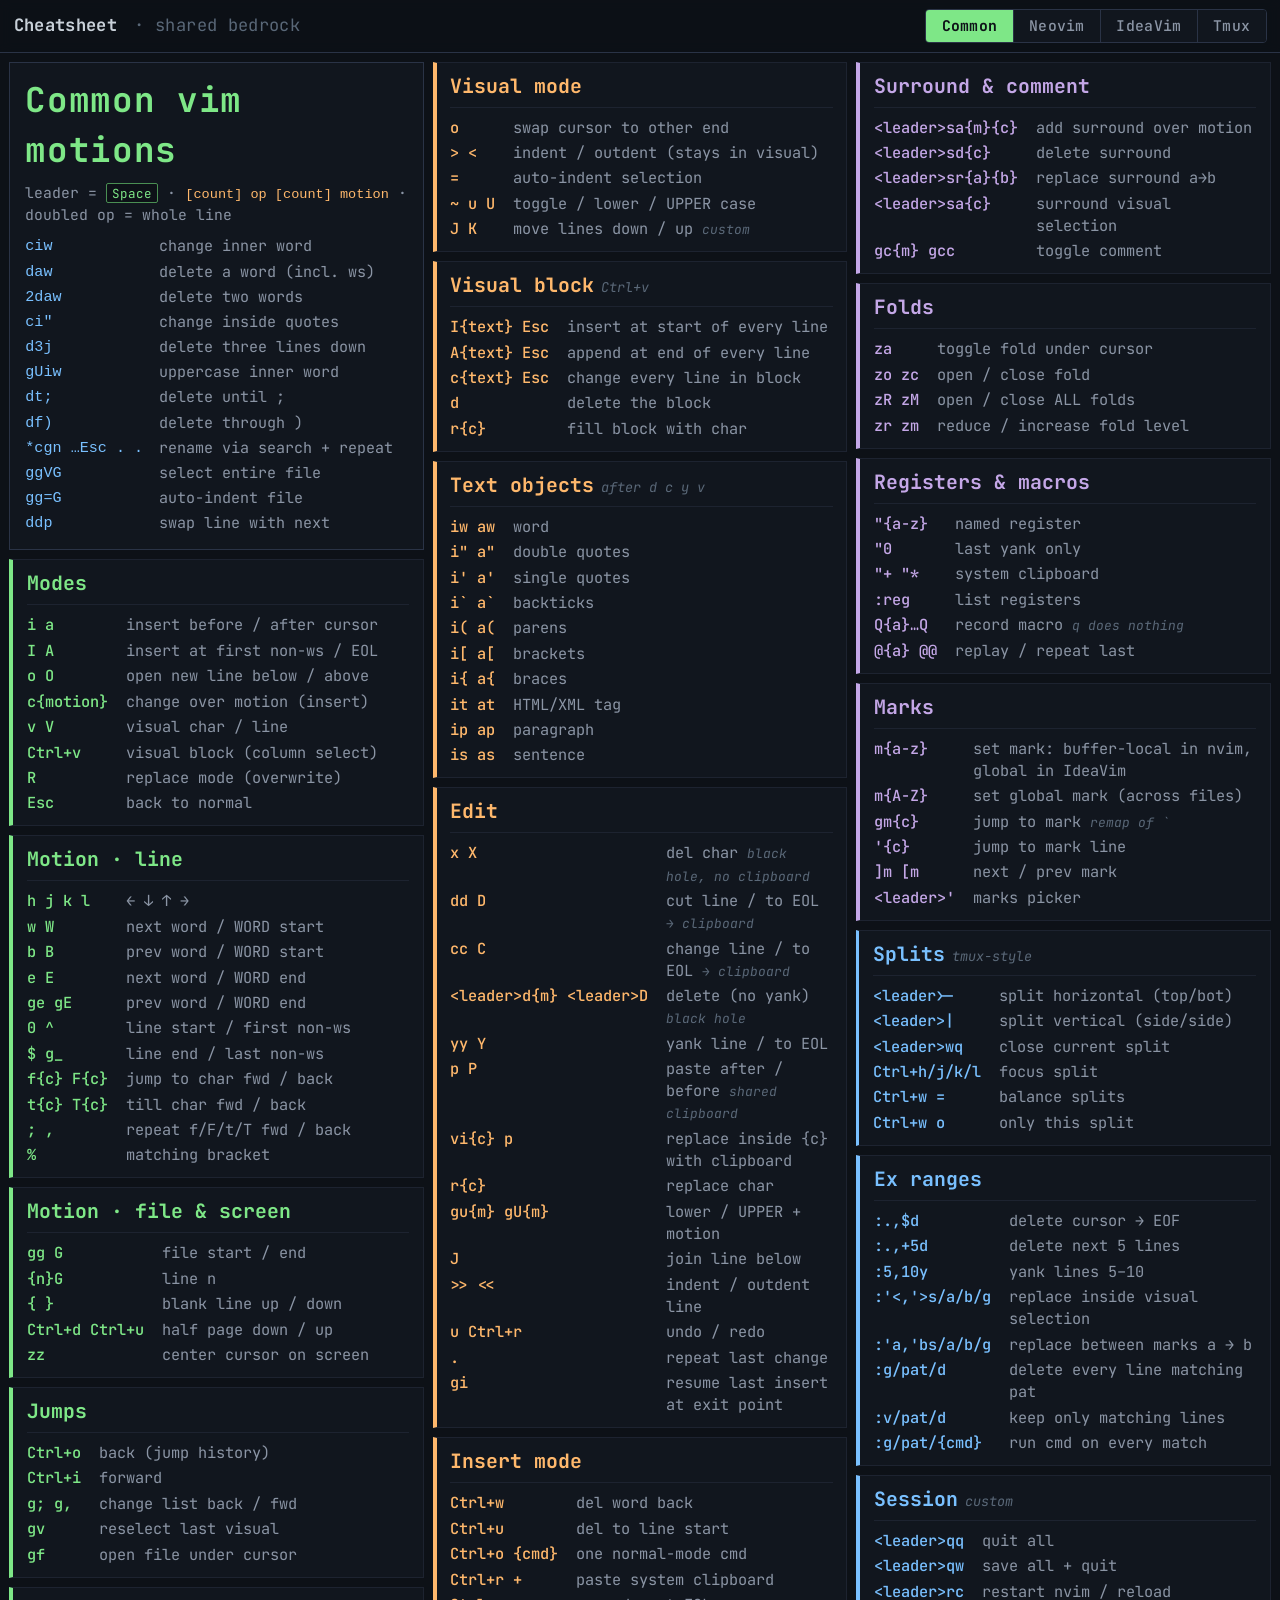
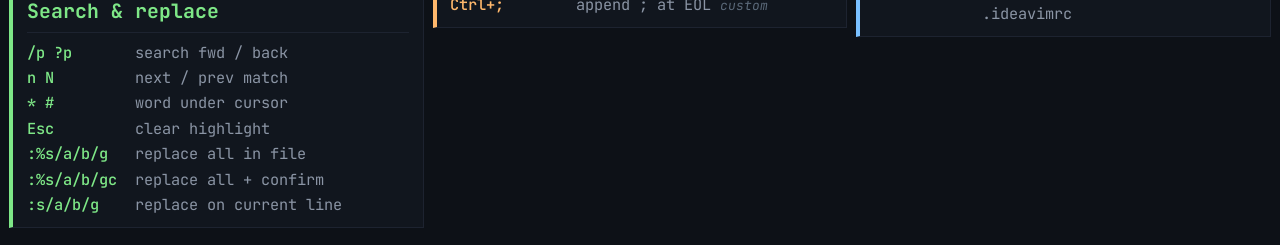
<file: workstation/cheatsheets/tools/index.html>
<!DOCTYPE html>
<html lang="en">
<head>
  <meta charset="UTF-8">
  <meta name="viewport" content="width=device-width, initial-scale=1.0">
  <title>Tools cheatsheet</title>
  <link rel="preconnect" href="https://fonts.googleapis.com">
  <link rel="preconnect" href="https://fonts.gstatic.com" crossorigin>
  <link href="https://fonts.googleapis.com/css2?family=JetBrains+Mono:wght@400;500;700&display=swap" rel="stylesheet">
  <link rel="stylesheet" href="styles.css">
</head>
<body data-scope="common">

  <header class="topbar">
    <span class="title">Cheatsheet <span class="scope-label" id="scope-label">· common motions</span></span>
    <div class="scope-switch" role="group" aria-label="Cheatsheet scope">
      <button type="button" data-scope="common"  aria-pressed="true">Common</button>
      <button type="button" data-scope="nvim"    aria-pressed="false">Neovim</button>
      <button type="button" data-scope="ideavim" aria-pressed="false">IdeaVim</button>
      <button type="button" data-scope="tmux"    aria-pressed="false">Tmux</button>
    </div>
  </header>

  <main class="bricks">

    <section class="masthead" data-family="vim">
      <h1><span class="scope-name" id="scope-name">Common vim motions</span></h1>
      <p class="grammar">
        leader = <kbd>Space</kbd> ·
        <code>[count] op [count] motion</code> ·
        doubled op = whole line
      </p>
      <ul class="examples">
        <li><code>ciw</code><span>change inner word</span></li>
        <li><code>daw</code><span>delete a word (incl. ws)</span></li>
        <li><code>2daw</code><span>delete two words</span></li>
        <li><code>ci"</code><span>change inside quotes</span></li>
        <li><code>d3j</code><span>delete three lines down</span></li>
        <li><code>gUiw</code><span>uppercase inner word</span></li>
        <li><code>dt;</code><span>delete until ;</span></li>
        <li><code>df)</code><span>delete through )</span></li>
        <li><code>*cgn …Esc . .</code><span>rename via search + repeat</span></li>
        <li><code>ggVG</code><span>select entire file</span></li>
        <li><code>gg=G</code><span>auto-indent file</span></li>
        <li><code>ddp</code><span>swap line with next</span></li>
      </ul>
    </section>

    <section class="masthead" data-family="tmux">
      <h1>Tmux</h1>
      <p class="grammar">
        prefix <code>p</code> = <kbd>Ctrl+Space</kbd> ·
        <code>p X</code> means prefix then <kbd>X</kbd> ·
        mouse on · base-index 1 · vi copy-mode
      </p>
      <ul class="examples">
        <li><code>p |</code><span>vertical split</span></li>
        <li><code>p -</code><span>horizontal split</span></li>
        <li><code>Ctrl+h/j/k/l</code><span>move pane (no prefix)</span></li>
        <li><code>p s</code><span>tmux-warp jump (flash-style)</span></li>
        <li><code>p f</code><span>fzf session switcher</span></li>
        <li><code>p [</code><span>enter copy-mode</span></li>
        <li><code>v … y</code><span>(in copy) select + yank</span></li>
        <li><code>p z</code><span>zoom current pane</span></li>
        <li><code>p :</code><span>command prompt</span></li>
      </ul>
    </section>

    <!-- ══════════════════════════════════════════════════════
         GROUP A · MOVE — modes, motion, jumps, search
         ══════════════════════════════════════════════════════ -->

    <section class="vim g-move">
      <h2>Modes</h2>
      <dl>
        <dt>i a</dt><dd>insert before / after cursor</dd>
        <dt>I A</dt><dd>insert at first non-ws / EOL</dd>
        <dt>o O</dt><dd>open new line below / above</dd>
        <dt>c{motion}</dt><dd>change over motion (insert)</dd>
        <dt>v V</dt><dd>visual char / line</dd>
        <dt>Ctrl+v</dt><dd>visual block (column select)</dd>
        <dt>R</dt><dd>replace mode (overwrite)</dd>
        <dt>Esc</dt><dd>back to normal</dd>
      </dl>
    </section>

    <section class="vim g-move">
      <h2>Motion · line</h2>
      <dl>
        <dt>h j k l</dt><dd>← ↓ ↑ →</dd>
        <dt>w W</dt><dd>next word / WORD start</dd>
        <dt>b B</dt><dd>prev word / WORD start</dd>
        <dt>e E</dt><dd>next word / WORD end</dd>
        <dt>ge gE</dt><dd>prev word / WORD end</dd>
        <dt>0 ^</dt><dd>line start / first non-ws</dd>
        <dt>$ g_</dt><dd>line end / last non-ws</dd>
        <dt>f{c} F{c}</dt><dd>jump to char fwd / back</dd>
        <dt>t{c} T{c}</dt><dd>till char fwd / back</dd>
        <dt>; ,</dt><dd>repeat f/F/t/T fwd / back</dd>
        <dt>%</dt><dd>matching bracket</dd>
      </dl>
    </section>

    <section class="vim g-move">
      <h2>Motion · file &amp; screen</h2>
      <dl>
        <dt>gg G</dt><dd>file start / end</dd>
        <dt>{n}G</dt><dd>line n</dd>
        <dt>{ }</dt><dd>blank line up / down</dd>
        <dt>Ctrl+d Ctrl+u</dt><dd>half page down / up</dd>
        <dt>zz</dt><dd>center cursor on screen</dd>
      </dl>
    </section>

    <section class="vim g-move">
      <h2>Jumps</h2>
      <dl>
        <dt>Ctrl+o</dt><dd>back (jump history)</dd>
        <dt>Ctrl+i</dt><dd>forward</dd>
        <dt>g; g,</dt><dd>change list back / fwd</dd>
        <dt>gv</dt><dd>reselect last visual</dd>
        <dt>gf</dt><dd>open file under cursor</dd>
      </dl>
    </section>

    <section class="vim g-move">
      <h2>Search &amp; replace</h2>
      <dl>
        <dt>/p ?p</dt><dd>search fwd / back</dd>
        <dt>n N</dt><dd>next / prev match</dd>
        <dt>* #</dt><dd>word under cursor</dd>
        <dt>Esc</dt><dd>clear highlight</dd>
        <dt>:%s/a/b/g</dt><dd>replace all in file</dd>
        <dt>:%s/a/b/gc</dt><dd>replace all + confirm</dd>
        <dt>:s/a/b/g</dt><dd>replace on current line</dd>
      </dl>
    </section>

    <!-- ══════════════════════════════════════════════════════
         GROUP B · EDIT — visual, text objects, edit, insert
         ══════════════════════════════════════════════════════ -->

    <section class="vim g-edit">
      <h2>Visual mode</h2>
      <dl>
        <dt>o</dt><dd>swap cursor to other end</dd>
        <dt>&gt; &lt;</dt><dd>indent / outdent (stays in visual)</dd>
        <dt>=</dt><dd>auto-indent selection</dd>
        <dt>~ u U</dt><dd>toggle / lower / UPPER case</dd>
        <dt>J K</dt><dd>move lines down / up <span class="hint">custom</span></dd>
      </dl>
    </section>

    <section class="vim g-edit">
      <h2>Visual block <span class="hint">Ctrl+v</span></h2>
      <dl>
        <dt>I{text} Esc</dt><dd>insert at start of every line</dd>
        <dt>A{text} Esc</dt><dd>append at end of every line</dd>
        <dt>c{text} Esc</dt><dd>change every line in block</dd>
        <dt>d</dt><dd>delete the block</dd>
        <dt>r{c}</dt><dd>fill block with char</dd>
      </dl>
    </section>

    <section class="vim g-edit">
      <h2>Text objects <span class="hint">after d c y v</span></h2>
      <dl>
        <dt>iw aw</dt><dd>word</dd>
        <dt>i" a"</dt><dd>double quotes</dd>
        <dt>i' a'</dt><dd>single quotes</dd>
        <dt>i` a`</dt><dd>backticks</dd>
        <dt>i( a(</dt><dd>parens</dd>
        <dt>i[ a[</dt><dd>brackets</dd>
        <dt>i{ a{</dt><dd>braces</dd>
        <dt>it at</dt><dd>HTML/XML tag</dd>
        <dt>ip ap</dt><dd>paragraph</dd>
        <dt>is as</dt><dd>sentence</dd>
      </dl>
    </section>

    <section class="vim g-edit">
      <h2>Edit</h2>
      <dl>
        <dt>x X</dt><dd>del char <span class="hint">black hole, no clipboard</span></dd>
        <dt>dd D</dt><dd>cut line / to EOL <span class="hint">→ clipboard</span></dd>
        <dt>cc C</dt><dd>change line / to EOL <span class="hint">→ clipboard</span></dd>
        <dt>&lt;leader&gt;d{m} &lt;leader&gt;D</dt><dd>delete (no yank) <span class="hint">black hole</span></dd>
        <dt>yy Y</dt><dd>yank line / to EOL</dd>
        <dt>p P</dt><dd>paste after / before <span class="hint">shared clipboard</span></dd>
        <dt>vi{c} p</dt><dd>replace inside {c} with clipboard</dd>
        <dt>r{c}</dt><dd>replace char</dd>
        <dt>gu{m} gU{m}</dt><dd>lower / UPPER + motion</dd>
        <dt>J</dt><dd>join line below</dd>
        <dt>&gt;&gt; &lt;&lt;</dt><dd>indent / outdent line</dd>
        <dt>u Ctrl+r</dt><dd>undo / redo</dd>
        <dt>.</dt><dd>repeat last change</dd>
        <dt>gi</dt><dd>resume last insert at exit point</dd>
      </dl>
    </section>

    <section class="vim g-edit">
      <h2>Insert mode</h2>
      <dl>
        <dt>Ctrl+w</dt><dd>del word back</dd>
        <dt>Ctrl+u</dt><dd>del to line start</dd>
        <dt>Ctrl+o {cmd}</dt><dd>one normal-mode cmd</dd>
        <dt>Ctrl+r +</dt><dd>paste system clipboard</dd>
        <dt>Ctrl+;</dt><dd>append ; at EOL <span class="hint">custom</span></dd>
      </dl>
    </section>

    <!-- ══════════════════════════════════════════════════════
         GROUP C · AUGMENT — surround, folds, counts, registers, marks
         ══════════════════════════════════════════════════════ -->

    <section class="vim g-augment">
      <h2>Surround &amp; comment</h2>
      <dl>
        <dt>&lt;leader&gt;sa{m}{c}</dt><dd>add surround over motion</dd>
        <dt>&lt;leader&gt;sd{c}</dt><dd>delete surround</dd>
        <dt>&lt;leader&gt;sr{a}{b}</dt><dd>replace surround a→b</dd>
        <dt>&lt;leader&gt;sa{c}</dt><dd>surround visual selection</dd>
        <dt data-show="nvim">&lt;leader&gt;sf &lt;leader&gt;sF</dt><dd data-show="nvim">find surround right / left</dd>
        <dt data-show="nvim">&lt;leader&gt;sh</dt><dd data-show="nvim">highlight surround</dd>
        <dt>gc{m} gcc</dt><dd>toggle comment</dd>
      </dl>
    </section>

    <section class="vim g-augment">
      <h2>Folds</h2>
      <dl>
        <dt>za</dt><dd>toggle fold under cursor</dd>
        <dt>zo zc</dt><dd>open / close fold</dd>
        <dt>zR zM</dt><dd>open / close ALL folds</dd>
        <dt>zr zm</dt><dd>reduce / increase fold level</dd>
      </dl>
    </section>

    <section class="vim g-augment">
      <h2>Registers &amp; macros</h2>
      <dl>
        <dt>"{a-z}</dt><dd>named register</dd>
        <dt>"0</dt><dd>last yank only</dd>
        <dt>"+ "*</dt><dd>system clipboard</dd>
        <dt>:reg</dt><dd>list registers</dd>
        <dt>Q{a}…Q</dt><dd>record macro <span class="hint">q does nothing</span></dd>
        <dt>@{a} @@</dt><dd>replay / repeat last</dd>
      </dl>
    </section>

    <section class="vim g-augment">
      <h2>Marks</h2>
      <dl>
        <dt>m{a-z}</dt><dd>set mark: buffer-local in nvim, global in IdeaVim</dd>
        <dt>m{A-Z}</dt><dd>set global mark (across files)</dd>
        <dt>gm{c}</dt><dd>jump to mark <span class="hint">remap of `</span></dd>
        <dt>'{c}</dt><dd>jump to mark line</dd>
        <dt>]m [m</dt><dd>next / prev mark</dd>
        <dt>&lt;leader&gt;'</dt><dd>marks picker</dd>
      </dl>
    </section>

    <!-- ══════════════════════════════════════════════════════
         Extras — scope-only deltas
         ══════════════════════════════════════════════════════ -->

    <section class="vim g-extras" data-show="nvim">
      <h2>Neovim · extras <span class="badge badge-nvim">nvim</span></h2>
      <dl>
        <dt>Ctrl+n Ctrl+p</dt><dd>completion next / prev <span class="hint">blink.cmp</span></dd>
        <dt>Ctrl+y</dt><dd>accept completion</dd>
        <dt>Ctrl+e</dt><dd>cancel completion</dd>
        <dt>Ctrl+x</dt><dd>delete mark <span class="hint">in fzf-lua picker</span></dd>
      </dl>
    </section>

    <section class="vim g-extras" data-show="ideavim">
      <h2>IdeaVim · extras <span class="badge badge-ideavim">ideavim</span></h2>
      <dl>
        <dt>Ctrl+k</dt><dd>hover docs <span class="hint">custom, insert mode</span></dd>
        <dt>ie ae</dt><dd>entire buffer <span class="hint">text obj</span></dd>
        <dt>ia aa</dt><dd>function argument <span class="hint">text obj</span></dd>
      </dl>
    </section>

    <!-- ── Splits (shared core) ──────────────────────────── -->
    <section class="ide">
      <h2>Splits <span class="hint">tmux-style</span></h2>
      <dl>
        <dt>&lt;leader&gt;-</dt><dd>split horizontal (top/bot)</dd>
        <dt>&lt;leader&gt;|</dt><dd>split vertical (side/side)</dd>
        <dt>&lt;leader&gt;wq</dt><dd>close current split</dd>
        <dt>Ctrl+h/j/k/l</dt><dd>focus split</dd>
        <dt>Ctrl+w =</dt><dd>balance splits</dd>
        <dt>Ctrl+w o</dt><dd>only this split</dd>
      </dl>
    </section>

    <!-- ── Buffers (nvim) / Tabs (ideavim) ────────────────── -->
    <section class="ide" data-show="nvim">
      <h2>Buffers <span class="badge badge-nvim">nvim</span></h2>
      <dl>
        <dt>Shift+h Shift+l</dt><dd>prev / next buffer</dd>
        <dt>&lt;leader&gt;bd</dt><dd>delete buffer</dd>
        <dt>&lt;leader&gt;bo</dt><dd>delete other buffers</dd>
        <dt>:ls :buffers</dt><dd>list buffers</dd>
        <dt>:b{n} :b {name}</dt><dd>switch by index / name</dd>
        <dt>:e {file}</dt><dd>open file as new buffer</dd>
        <dt>:enew</dt><dd>new empty buffer</dd>
      </dl>
    </section>

    <section class="ide" data-show="ideavim">
      <h2>Tabs <span class="badge badge-ideavim">ideavim</span></h2>
      <dl>
        <dt>Shift+h Shift+l</dt><dd>prev / next tab</dd>
        <dt>&lt;leader&gt;1..9</dt><dd>tab by index</dd>
        <dt>&lt;leader&gt;bd</dt><dd>close tab</dd>
        <dt>&lt;leader&gt;bo</dt><dd>close other tabs</dd>
        <dt>&lt;leader&gt;bu</dt><dd>reopen closed tab</dd>
        <dt>&lt;leader&gt;bp</dt><dd>pin tab</dd>
        <dt>Shift+Esc</dt><dd>focus editor</dd>
      </dl>
    </section>

    <!-- ── Find ──────────────────────────────────────────── -->
    <section class="ide" data-show="nvim">
      <h2>Find <span class="hint">fzf-lua</span> <span class="badge badge-nvim">nvim</span></h2>
      <dl>
        <dt>&lt;leader&gt;ff</dt><dd>find files</dd>
        <dt>&lt;leader&gt;fg</dt><dd>live grep</dd>
        <dt>&lt;leader&gt;fb</dt><dd>buffers</dd>
        <dt>&lt;leader&gt;fr</dt><dd>recent files</dd>
        <dt>&lt;leader&gt;fh</dt><dd>help tags</dd>
        <dt>&lt;leader&gt;fd</dt><dd>workspace diagnostics</dd>
        <dt>&lt;leader&gt;fa</dt><dd>find action (ex commands)</dd>
        <dt>&lt;leader&gt;/</dt><dd>search in current buffer</dd>
      </dl>
    </section>

    <section class="ide" data-show="ideavim">
      <h2>IDE · find <span class="badge badge-ideavim">ideavim</span></h2>
      <dl>
        <dt>&lt;leader&gt;ff</dt><dd>find file</dd>
        <dt>&lt;leader&gt;fg</dt><dd>find in path</dd>
        <dt>&lt;leader&gt;fr</dt><dd>recent files</dd>
        <dt>&lt;leader&gt;fb</dt><dd>recently changed files</dd>
        <dt>&lt;leader&gt;fa</dt><dd>find action (Ctrl+Shift+A)</dd>
        <dt>&lt;leader&gt;fd</dt><dd>problems</dd>
        <dt>&lt;leader&gt;/</dt><dd>find in current file</dd>
      </dl>
    </section>

    <!-- ── File explorer (nvim) / IDE tool windows (ideavim) -->
    <section class="ide" data-show="nvim">
      <h2>File explorer <span class="hint">neo-tree</span> <span class="badge badge-nvim">nvim</span></h2>
      <dl>
        <dt>&lt;leader&gt;e</dt><dd>toggle / focus tree</dd>
        <dt>a</dt><dd>add file (trailing / for dir)</dd>
        <dt>d</dt><dd>delete</dd>
        <dt>r</dt><dd>rename</dd>
        <dt>c m</dt><dd>copy / move</dd>
        <dt>y x p</dt><dd>copy / cut / paste node</dd>
        <dt>H</dt><dd>toggle hidden</dd>
        <dt>R</dt><dd>refresh</dd>
        <dt>?</dt><dd>show all keys</dd>
      </dl>
    </section>

    <section class="ide" data-show="ideavim">
      <h2>IDE · tool windows <span class="badge badge-ideavim">ideavim</span></h2>
      <dl>
        <dt>&lt;leader&gt;e</dt><dd>project tree</dd>
        <dt>&lt;leader&gt;tt</dt><dd>terminal</dd>
        <dt>&lt;leader&gt;tz</dt><dd>zen (hide all)</dd>
        <dt>&lt;leader&gt;gv</dt><dd>git / VCS window</dd>
        <dt>&lt;leader&gt;np</dt><dd>project view (.NET)</dd>
        <dt>&lt;leader&gt;na</dt><dd>NuGet window</dd>
      </dl>
    </section>

    <!-- ── Code intel / LSP ──────────────────────────────── -->
    <section class="ide" data-show="nvim">
      <h2>LSP <span class="hint">on attach</span> <span class="badge badge-nvim">nvim</span></h2>
      <dl>
        <dt>K</dt><dd>hover docs</dd>
        <dt>gd</dt><dd>definition</dd>
        <dt>gr</dt><dd>references</dd>
        <dt>gi</dt><dd>implementation</dd>
        <dt>gt</dt><dd>type definition</dd>
        <dt>&lt;leader&gt;rn</dt><dd>rename symbol</dd>
        <dt>&lt;leader&gt;ca</dt><dd>code action <span class="hint">n + v</span></dd>
        <dt>&lt;leader&gt;cf</dt><dd>format buffer <span class="hint">conform</span></dd>
        <dt>]d [d</dt><dd>next / prev diagnostic</dd>
        <dt>]g [g</dt><dd>next / prev usage of symbol</dd>
        <dt>&lt;leader&gt;xd</dt><dd>show diagnostic float</dd>
      </dl>
    </section>

    <section class="ide" data-show="ideavim">
      <h2>IDE · code intelligence <span class="badge badge-ideavim">ideavim</span></h2>
      <dl>
        <dt>K</dt><dd>hover docs</dd>
        <dt>gd gD</dt><dd>declaration / super method</dd>
        <dt>gr</dt><dd>show usages</dd>
        <dt>gi</dt><dd>go to implementation</dd>
        <dt>gt</dt><dd>go to type definition</dd>
        <dt>&lt;leader&gt;rn</dt><dd>rename</dd>
        <dt>&lt;leader&gt;ca</dt><dd>code action / intentions</dd>
        <dt>]g [g</dt><dd>next / prev usage</dd>
        <dt>]d [d</dt><dd>next / prev diagnostic</dd>
        <dt>&lt;leader&gt;xd</dt><dd>show error description</dd>
        <dt>&lt;leader&gt;cf</dt><dd>format buffer</dd>
        <dt>&lt;leader&gt;mp</dt><dd>toggle markdown preview</dd>
      </dl>
    </section>

    <!-- ── Jump (flash / acejump) ─────────────────────────── -->
    <section class="ide" data-show="nvim">
      <h2>Flash <span class="hint">jump</span> <span class="badge badge-nvim">nvim</span></h2>
      <dl>
        <dt>s{c}{c}</dt><dd>jump to 2-char match</dd>
        <dt>S</dt><dd>treesitter jump (select node)</dd>
        <dt>f F t T</dt><dd>enhanced char-jump (multi-line)</dd>
      </dl>
    </section>

    <section class="ide" data-show="ideavim">
      <h2>Jump &amp; rescue <span class="badge badge-ideavim">ideavim</span></h2>
      <dl>
        <dt>&lt;leader&gt;ma</dt><dd>anonymous bookmark <span class="hint">no vim-mark equivalent</span></dd>
        <dt>Ctrl+d</dt><dd>delete bookmark <span class="hint">in picker, IDE keymap</span></dd>
        <dt>s</dt><dd>AceJump (start of match)</dd>
        <dt>S</dt><dd>AceJump (target mode)</dd>
        <dt>&lt;leader&gt;l</dt><dd>AceJump (line)</dd>
        <dt>&lt;leader&gt;vv</dt><dd>re-arm IdeaVim (popup rescue)</dd>
      </dl>
    </section>


    <!-- ── Git ───────────────────────────────────────────── -->
    <section class="ide" data-show="nvim">
      <h2>Git <span class="hint">gitsigns + lazygit</span> <span class="badge badge-nvim">nvim</span></h2>
      <dl>
        <dt>]h [h</dt><dd>next / prev hunk</dd>
        <dt>&lt;leader&gt;gs</dt><dd>stage hunk</dd>
        <dt>&lt;leader&gt;gr</dt><dd>reset hunk</dd>
        <dt>&lt;leader&gt;gp</dt><dd>preview hunk</dd>
        <dt>&lt;leader&gt;gb</dt><dd>blame line</dd>
        <dt>&lt;leader&gt;gv</dt><dd>lazygit (full UI)</dd>
      </dl>
    </section>

    <section class="ide" data-show="ideavim">
      <h2>Git / hunks <span class="badge badge-ideavim">ideavim</span></h2>
      <dl>
        <dt>]h [h</dt><dd>next / prev change marker</dd>
        <dt>&lt;leader&gt;gp</dt><dd>preview hunk</dd>
        <dt>&lt;leader&gt;gb</dt><dd>annotate (blame)</dd>
        <dt>&lt;leader&gt;gr</dt><dd>rollback changed lines</dd>
        <dt>&lt;leader&gt;gv</dt><dd>VCS tool window</dd>
      </dl>
    </section>

    <!-- ── Debug ─────────────────────────────────────────── -->
    <section class="ide" data-show="nvim">
      <h2>Debug <span class="hint">nvim-dap</span> <span class="badge badge-nvim">nvim</span></h2>
      <dl>
        <dt>&lt;leader&gt;db</dt><dd>toggle breakpoint</dd>
        <dt>&lt;leader&gt;dc</dt><dd>continue</dd>
        <dt>&lt;leader&gt;do</dt><dd>step over</dd>
        <dt>&lt;leader&gt;di</dt><dd>step into</dd>
        <dt>&lt;leader&gt;dO</dt><dd>step out</dd>
        <dt>&lt;leader&gt;dt</dt><dd>toggle DAP UI</dd>
        <dt>&lt;leader&gt;de</dt><dd>eval under cursor <span class="hint">n + v</span></dd>
      </dl>
    </section>

    <section class="ide" data-show="ideavim">
      <h2>Debug <span class="badge badge-ideavim">ideavim</span></h2>
      <dl>
        <dt>&lt;leader&gt;db</dt><dd>toggle breakpoint</dd>
        <dt>&lt;leader&gt;dc</dt><dd>continue / resume</dd>
        <dt>&lt;leader&gt;do</dt><dd>step over</dd>
        <dt>&lt;leader&gt;di</dt><dd>step into</dd>
        <dt>&lt;leader&gt;dO</dt><dd>step out</dd>
        <dt>&lt;leader&gt;dt</dt><dd>debug tool window</dd>
        <dt>&lt;leader&gt;de</dt><dd>evaluate expression</dd>
      </dl>
    </section>

    <!-- ── .NET ──────────────────────────────────────────── -->
    <section class="ide" data-show="nvim">
      <h2>.NET <span class="hint">easy-dotnet</span> <span class="badge badge-nvim">nvim</span></h2>
      <dl>
        <dt>&lt;leader&gt;nr nR</dt><dd>run / run default</dd>
        <dt>&lt;leader&gt;nw</dt><dd>watch</dd>
        <dt>&lt;leader&gt;nb nB</dt><dd>build / build solution</dd>
        <dt>&lt;leader&gt;nt nT</dt><dd>test runner / test current</dd>
        <dt>&lt;leader&gt;ns</dt><dd>select solution</dd>
        <dt>&lt;leader&gt;na nA</dt><dd>add / remove NuGet pkg</dd>
        <dt>&lt;leader&gt;nn</dt><dd>dotnet new</dd>
        <dt>&lt;leader&gt;nc nx</dt><dd>clean / reset cache</dd>
        <dt>&lt;leader&gt;np</dt><dd>project view</dd>
        <dt>&lt;leader&gt;no</dt><dd>outdated packages</dd>
        <dt>&lt;leader&gt;nd</dt><dd>workspace diagnostics</dd>
        <dt>&lt;leader&gt;n`</dt><dd>toggle managed terminal</dd>
      </dl>
    </section>

    <section class="ide" data-show="ideavim">
      <h2>.NET <span class="badge badge-ideavim">ideavim</span></h2>
      <dl>
        <dt>&lt;leader&gt;nr</dt><dd>run</dd>
        <dt>&lt;leader&gt;nb nB</dt><dd>build / build solution</dd>
        <dt>&lt;leader&gt;nt nT</dt><dd>unit tests window / run current</dd>
        <dt>&lt;leader&gt;nc</dt><dd>clean solution</dd>
        <dt>&lt;leader&gt;np</dt><dd>project tool window</dd>
        <dt>&lt;leader&gt;na</dt><dd>NuGet tool window</dd>
      </dl>
    </section>

    <!-- ── Plugin / health (nvim) ────────────────────────── -->
    <section class="ide" data-show="nvim">
      <h2>Plugin / health <span class="badge badge-nvim">nvim</span></h2>
      <dl>
        <dt>:Lazy</dt><dd>plugin manager</dd>
        <dt>:Lazy sync</dt><dd>install / update / clean</dd>
        <dt>:Mason</dt><dd>LSP / tool installer</dd>
        <dt>:checkhealth</dt><dd>diagnose nvim &amp; plugins</dd>
        <dt>:TSUpdate</dt><dd>update treesitter parsers</dd>
        <dt>:LspInfo</dt><dd>active LSP servers</dd>
      </dl>
    </section>

    <!-- ══════════════════════════════════════════════════════
         GROUP D · CMDLINE — ex ranges, custom session
         ══════════════════════════════════════════════════════ -->

    <section class="vim g-cmd">
      <h2>Ex ranges</h2>
      <dl>
        <dt>:.,$d</dt><dd>delete cursor → EOF</dd>
        <dt>:.,+5d</dt><dd>delete next 5 lines</dd>
        <dt>:5,10y</dt><dd>yank lines 5–10</dd>
        <dt>:'&lt;,'&gt;s/a/b/g</dt><dd>replace inside visual selection</dd>
        <dt>:'a,'bs/a/b/g</dt><dd>replace between marks a → b</dd>
        <dt>:g/pat/d</dt><dd>delete every line matching pat</dd>
        <dt>:v/pat/d</dt><dd>keep only matching lines</dd>
        <dt>:g/pat/{cmd}</dt><dd>run cmd on every match</dd>
      </dl>
    </section>

    <section class="vim g-cmd">
      <h2>Session <span class="hint">custom</span></h2>
      <dl>
        <dt>&lt;leader&gt;qq</dt><dd>quit all</dd>
        <dt>&lt;leader&gt;qw</dt><dd>save all + quit</dd>
        <dt>&lt;leader&gt;rc</dt><dd>restart nvim / reload .ideavimrc</dd>
      </dl>
    </section>

    <!-- ══════════════════════════════════════════════════════
         Tmux sections (data-show="tmux")
         ══════════════════════════════════════════════════════ -->

    <section class="vim" data-show="tmux">
      <h2>Sessions <span class="hint">cli</span></h2>
      <dl>
        <dt>tmux</dt><dd>start / attach default</dd>
        <dt>tmux new -s {n}</dt><dd>new named session</dd>
        <dt>tmux a -t {n}</dt><dd>attach by name</dd>
        <dt>tmux ls</dt><dd>list sessions</dd>
        <dt>tmux kill-session -t {n}</dt><dd>kill named</dd>
        <dt>tmux kill-server</dt><dd>kill all sessions</dd>
      </dl>
    </section>

    <section class="ide" data-show="tmux">
      <h2>Sessions <span class="hint">in tmux</span></h2>
      <dl>
        <dt>p S</dt><dd>new session <span class="hint">custom</span></dd>
        <dt>p f</dt><dd>fzf any pane, flagged first <span class="hint">custom</span></dd>
        <dt>p X</dt><dd>kill session (confirm); a restore never brings it back <span class="hint">custom</span></dd>
        <dt>p s</dt><dd>tmux-warp jump <span class="hint">overrides default</span></dd>
        <dt>p $</dt><dd>rename session</dd>
        <dt>p d</dt><dd>detach</dd>
        <dt>p D</dt><dd>choose client to detach</dd>
        <dt>p (  )</dt><dd>prev / next session</dd>
      </dl>
    </section>

    <section class="ide" data-show="tmux">
      <h2>Windows</h2>
      <dl>
        <dt>p c</dt><dd>new window in cwd <span class="hint">custom</span></dd>
        <dt>p ,</dt><dd>rename window</dd>
        <dt>p &amp;</dt><dd>kill window (confirm)</dd>
        <dt>p n p</dt><dd>next / prev window</dd>
        <dt>p l</dt><dd>last window</dd>
        <dt>p {0..9}</dt><dd>select window by index</dd>
        <dt>p w</dt><dd>list windows (picker)</dd>
        <dt>p .</dt><dd>move window to index</dd>
      </dl>
    </section>

    <section class="ide" data-show="tmux">
      <h2>Panes · split &amp; close</h2>
      <dl>
        <dt>p |</dt><dd>vertical split, keep cwd <span class="hint">custom</span></dd>
        <dt>p -</dt><dd>horizontal split, keep cwd <span class="hint">custom</span></dd>
        <dt>p x</dt><dd>kill pane (confirm)</dd>
        <dt>p z</dt><dd>toggle zoom (full-screen)</dd>
        <dt>p !</dt><dd>break pane into new window</dd>
        <dt>p @</dt><dd>join target pane into here <span class="hint">join-pane</span></dd>
        <dt>p Space</dt><dd>cycle layout preset</dd>
      </dl>
    </section>

    <section class="ide" data-show="tmux">
      <h2>Panes · navigate</h2>
      <dl>
        <dt>Ctrl+h/j/k/l</dt><dd>focus pane (vim-aware, no prefix)</dd>
        <dt>p o</dt><dd>jump to pane that needs you <span class="hint">overrides default</span></dd>
        <dt>p ;</dt><dd>last active pane</dd>
        <dt>p {</dt><dd>swap with prev pane</dd>
        <dt>p }</dt><dd>swap with next pane</dd>
        <dt>p Ctrl+o</dt><dd>rotate panes</dd>
      </dl>
    </section>

    <section class="ide" data-show="tmux">
      <h2>Panes · resize <span class="hint">repeatable</span></h2>
      <dl>
        <dt>p H</dt><dd>shrink left 5 <span class="hint">custom</span></dd>
        <dt>p J</dt><dd>grow down 5 <span class="hint">custom</span></dd>
        <dt>p K</dt><dd>grow up 5 <span class="hint">custom</span></dd>
        <dt>p L</dt><dd>grow right 5 <span class="hint">custom</span></dd>
        <dt>p Alt+1..5</dt><dd>preset layouts</dd>
      </dl>
    </section>

    <section class="ide" data-show="tmux">
      <h2>Attention <span class="hint">what each pane needs</span></h2>
      <dl>
        <dt>?</dt><dd>needs you: a permission or question <span class="hint">red</span></dd>
        <dt>✓</dt><dd>done, not looked at yet <span class="hint">green</span></dd>
        <dt>●</dt><dd>working <span class="hint">blue</span></dd>
        <dt>✗</dt><dd>failed: the run exited non-zero, cleared like ✓ <span class="hint">peach</span></dd>
        <dt>glyphs</dt><dd>before the window name · counts on status right · pane borders when split</dd>
        <dt>p f</dt><dd>session picker, windows and their ? ● ✓ inline <span class="hint">ctrl-x kills a session</span></dd>
        <dt>p o</dt><dd>jump to next ? pane, else next ✓; again walks on</dd>
        <dt>focus</dt><dd>looking at a ✓ pane clears it</dd>
        <dt>notify</dt><dd>desktop notification for ? and ✓ out of view; click lands on the pane</dd>
        <dt>claude</dt><dd>flags itself via hooks; window named from the first prompt</dd>
        <dt>make; tmux-agent flag done</dt><dd>flag any pane by hand</dd>
        <dt>crash</dt><dd>a flag whose process died is dropped on the next event</dd>
      </dl>
    </section>
    <section class="ide" data-show="tmux">
      <h2>Popups <span class="hint">custom</span></h2>
      <dl>
        <dt>p g</dt><dd>lazygit overlay, one per repo <span class="hint">state kept</span></dd>
        <dt>p v</dt><dd>nvim overlay, one per repo <span class="hint">state kept</span></dd>
        <dt>p t</dt><dd>shell overlay, new each time <span class="hint">ends when hidden</span></dd>
        <dt>same key again</dt><dd>hide it; quitting the program ends it</dd>
        <dt>other key inside</dt><dd>swap the popup to that overlay</dd>
        <dt>from a 2nd terminal</dt><dd>takes it over, the 1st one's popup closes</dd>
        <dt>p e</dt><dd>scrollback in nvim, own window <span class="hint">:q cleans up</span></dd>
        <dt>]] [[</dt><dd>next / prev prompt in that scrollback</dd>
        <dt>n N</dt><dd>same, via the preloaded search</dd>
      </dl>
    </section>
    <section class="vim" data-show="tmux">
      <h2>Copy mode <span class="hint">vi keys, p [</span></h2>
      <dl>
        <dt>p [</dt><dd>enter copy mode</dd>
        <dt>p ]</dt><dd>paste latest buffer</dd>
        <dt>q Esc</dt><dd>exit copy mode</dd>
        <dt>h j k l</dt><dd>move</dd>
        <dt>w b e</dt><dd>word motions</dd>
        <dt>0 $</dt><dd>line start / end</dd>
        <dt>g G</dt><dd>top / bottom of buffer</dd>
        <dt>/ ?</dt><dd>search fwd / back</dd>
        <dt>n N</dt><dd>next / prev match</dd>
        <dt>v</dt><dd>begin selection <span class="hint">custom</span></dd>
        <dt>V</dt><dd>line selection</dd>
        <dt>Ctrl+v</dt><dd>rectangle toggle</dd>
        <dt>y</dt><dd>copy selection &amp; cancel <span class="hint">custom</span></dd>
        <dt>Enter</dt><dd>copy selection &amp; cancel (default)</dd>
      </dl>
    </section>

    <section class="vim" data-show="tmux">
      <h2>Buffers <span class="hint">paste history</span></h2>
      <dl>
        <dt>p =</dt><dd>choose buffer to paste</dd>
        <dt>p ]</dt><dd>paste most recent</dd>
        <dt>:list-buffers</dt><dd>list</dd>
        <dt>:show-buffer</dt><dd>show contents</dd>
        <dt>:save-buffer {f}</dt><dd>write buffer to file</dd>
        <dt>:delete-buffer</dt><dd>delete top buffer</dd>
      </dl>
    </section>

    <section class="ide" data-show="tmux">
      <h2>Misc bindings</h2>
      <dl>
        <dt>p :</dt><dd>command prompt</dd>
        <dt>p ?</dt><dd>list all key bindings</dd>
        <dt>p t</dt><dd>shell overlay <span class="hint">overrides clock</span></dd>
        <dt>p r</dt><dd>reload tmux.conf <span class="hint">custom</span></dd>
        <dt>p ~</dt><dd>show recent messages</dd>
        <dt>p C-z</dt><dd>suspend client</dd>
      </dl>
    </section>

    <section class="ide" data-show="tmux">
      <h2>Plugins <span class="hint">tpm</span></h2>
      <dl>
        <dt>p I</dt><dd>install plugins</dd>
        <dt>p U</dt><dd>update plugins</dd>
        <dt>p Alt+u</dt><dd>uninstall removed plugins</dd>
        <dt>vim-tmux-navigator</dt><dd>Ctrl+h/j/k/l across vim &amp; tmux</dd>
        <dt>tmux-yank</dt><dd>copy-mode yanks → system clipboard</dd>
        <dt>tmux-revive</dt><dd>saves on every change · p Ctrl+r adds back what is missing</dd>
        <dt>tmux-attach</dt><dd>restores on start; claude panes resume their conversation</dd>
      </dl>
    </section>

    <section class="ide" data-show="tmux">
      <h2>tmux-warp <span class="hint">p s</span></h2>
      <dl>
        <dt>p s</dt><dd>open warp prompt</dd>
        <dt>{c}</dt><dd>1-char mode: jump to char</dd>
        <dt>{c}{c}</dt><dd>2-char mode: jump to bigram</dd>
        <dt>label</dt><dd>type the highlighted letter to land</dd>
        <dt>Esc</dt><dd>cancel</dd>
      </dl>
    </section>

    <section class="vim" data-show="tmux">
      <h2>Command line <span class="hint">: prompt or shell</span></h2>
      <dl>
        <dt>:new-window -c {dir}</dt><dd>new window in directory</dd>
        <dt>:split-window -h</dt><dd>vertical split</dd>
        <dt>:split-window -v</dt><dd>horizontal split</dd>
        <dt>:rename-window {n}</dt><dd>rename current window</dd>
        <dt>:rename-session {n}</dt><dd>rename current session</dd>
        <dt>:swap-window -t {i}</dt><dd>move current to index</dd>
        <dt>:move-window -r</dt><dd>renumber windows</dd>
        <dt>:kill-pane :kill-window</dt><dd>kill targets</dd>
        <dt>:source-file ~/.config/tmux/tmux.conf</dt><dd>reload</dd>
        <dt>:set-option {opt} {val}</dt><dd>set option (g/w)</dd>
      </dl>
    </section>

    <section class="vim" data-show="tmux">
      <h2>Targets &amp; selectors</h2>
      <dl>
        <dt>-t {session}</dt><dd>name or index</dd>
        <dt>-t {s}:{w}</dt><dd>session : window</dd>
        <dt>-t {s}:{w}.{p}</dt><dd>… . pane</dd>
        <dt>-t :{w}</dt><dd>window in current session</dd>
        <dt>-t .{p}</dt><dd>pane in current window</dd>
        <dt>{last} {next} {prev}</dt><dd>relative window targets</dd>
      </dl>
    </section>

    <section class="vim" data-show="tmux">
      <h2>Status bar &amp; layout</h2>
      <dl>
        <dt>p :setw synchronize-panes</dt><dd>broadcast input to all panes</dd>
        <dt>p :setw monitor-activity on</dt><dd>flag active windows</dd>
        <dt>p :set status off</dt><dd>hide status bar</dd>
        <dt>position</dt><dd>top (configured)</dd>
        <dt>style</dt><dd>Catppuccin Mocha (configured)</dd>
      </dl>
    </section>

    <section class="patterns" data-show="tmux">
      <h2>Killer patterns</h2>
      <dl>
        <dt>p | then p -</dt><dd>three-pane: editor + two splits</dd>
        <dt>p z</dt><dd>zoom to focus, again to restore</dd>
        <dt>p [ /pat Enter y</dt><dd>scrollback search → copy match</dd>
        <dt>p s {c}{c}</dt><dd>warp jump, no aim required</dd>
        <dt>p f</dt><dd>fzf any pane, flagged first</dd>
        <dt>p o</dt><dd>go answer whatever is waiting</dd>
        <dt>p e ]]</dt><dd>reread a long session prompt by prompt</dd>
        <dt>p :setw synchronize-panes</dt><dd>type once, run on every pane</dd>
        <dt>p ! then p @</dt><dd>break pane out, then merge back later</dd>
        <dt>p Ctrl+s / p Ctrl+r</dt><dd>save / restore session layout</dd>
      </dl>
    </section>

  </main>

  <script>
    (function () {
      const KEY = "tools-cheat-scope";
      const valid = new Set(["common", "nvim", "ideavim", "tmux"]);
      const labels = {
        common:  { name: "Common vim motions", suffix: "· shared bedrock" },
        nvim:    { name: "Neovim only",        suffix: "· nvim-specific deltas" },
        ideavim: { name: "IdeaVim only",       suffix: "· ideavim-specific deltas" },
        tmux:    { name: "Tmux",               suffix: "· terminal multiplexer" },
      };

      const body  = document.body;
      const name  = document.getElementById("scope-name");
      const label = document.getElementById("scope-label");
      const btns  = document.querySelectorAll(".scope-switch button");

      function apply(scope) {
        if (!valid.has(scope)) scope = "common";
        body.dataset.scope = scope;
        if (name) name.textContent = labels[scope].name;
        label.textContent = labels[scope].suffix;
        btns.forEach(b => b.setAttribute("aria-pressed", b.dataset.scope === scope ? "true" : "false"));
        try { localStorage.setItem(KEY, scope); } catch (e) { /* ignore */ }
      }

      btns.forEach(b => b.addEventListener("click", () => apply(b.dataset.scope)));

      document.addEventListener("keydown", (e) => {
        if (e.target.tagName === "INPUT" || e.target.tagName === "TEXTAREA") return;
        if (e.metaKey || e.ctrlKey || e.altKey) return;
        if      (e.key === "1") apply("common");
        else if (e.key === "2") apply("nvim");
        else if (e.key === "3") apply("ideavim");
        else if (e.key === "4") apply("tmux");
      });

      let saved = "common";
      try { saved = localStorage.getItem(KEY) || "common"; } catch (e) { /* ignore */ }
      apply(saved);
    })();
  </script>

</body>
</html>
</file>
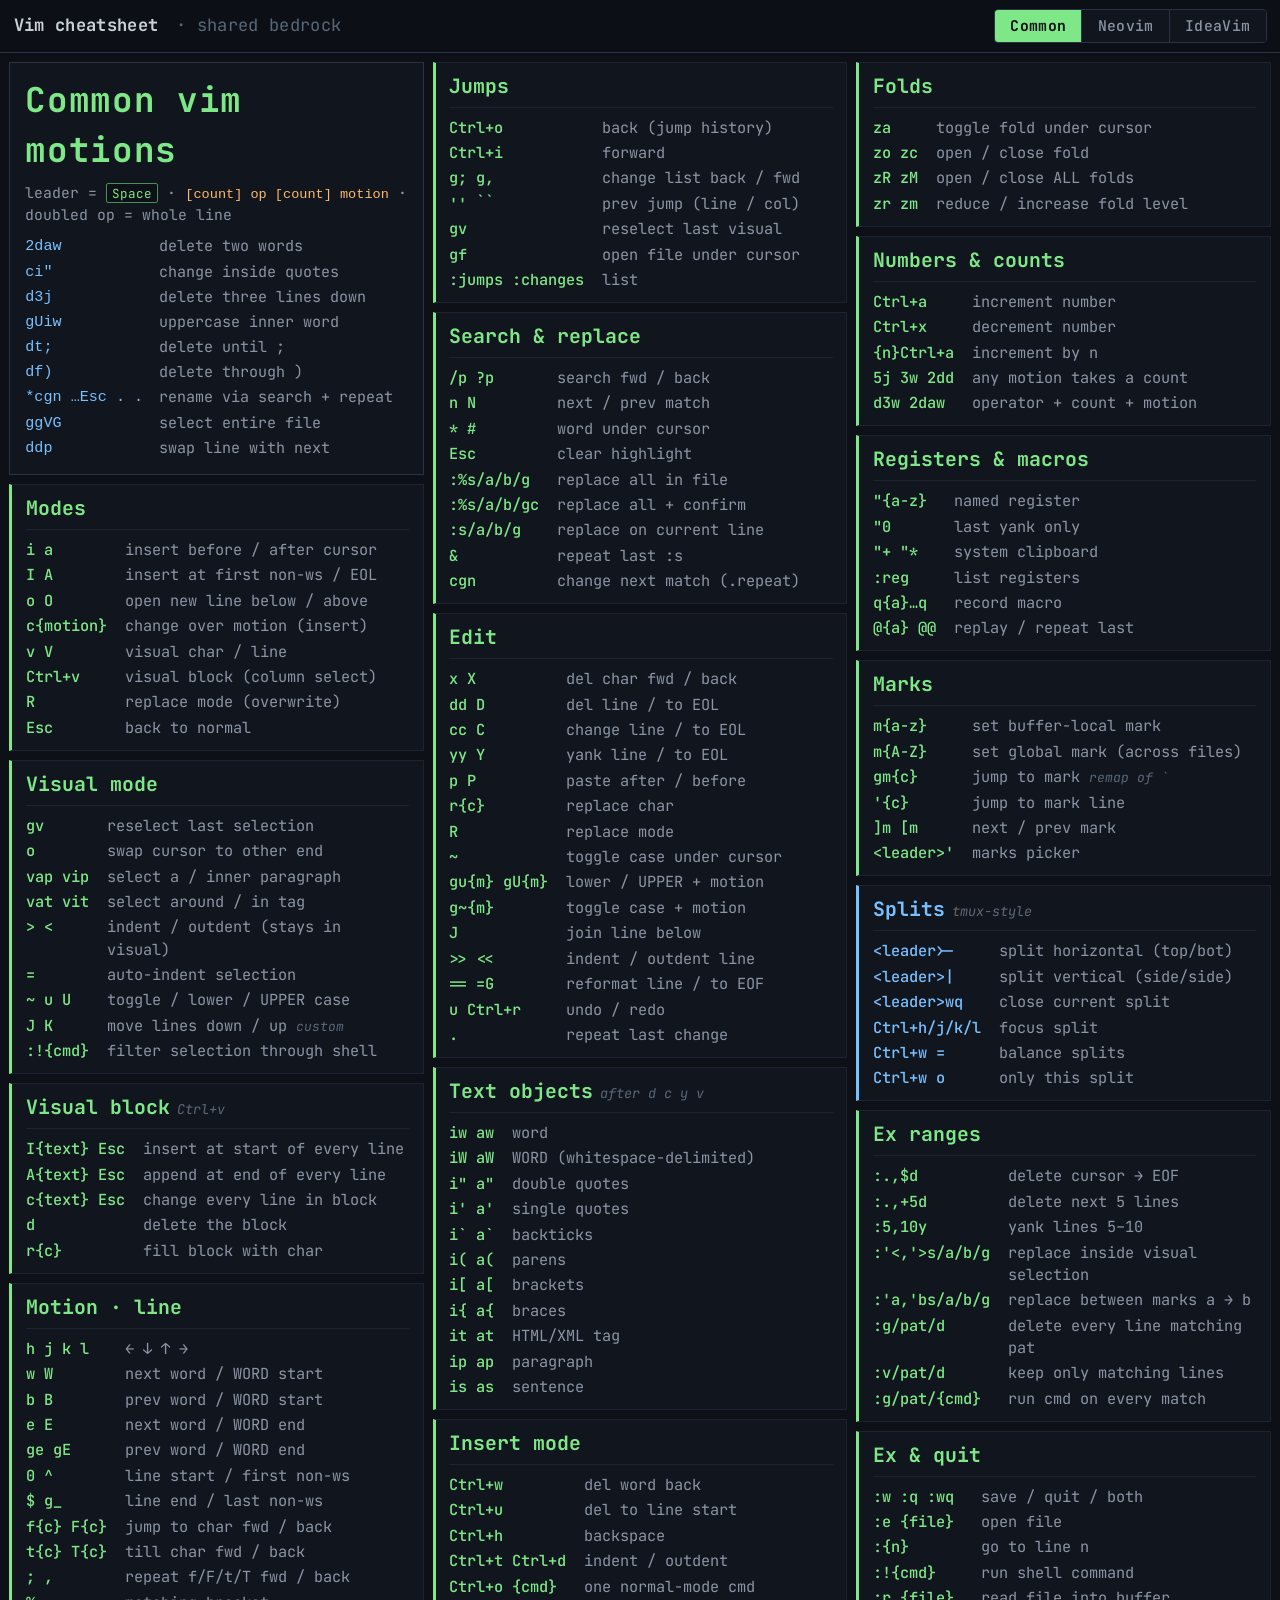
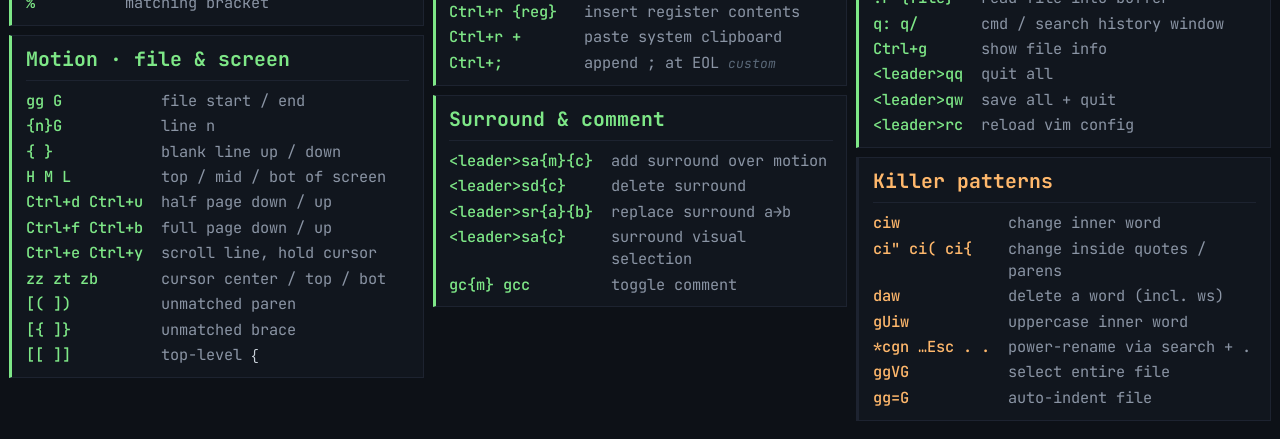
<file: workstation/cheatsheets/_experimental/vim-merged/index.html>
<!DOCTYPE html>
<html lang="en">
<head>
  <meta charset="UTF-8">
  <meta name="viewport" content="width=device-width, initial-scale=1.0">
  <title>Vim cheatsheet</title>
  <link rel="preconnect" href="https://fonts.googleapis.com">
  <link rel="preconnect" href="https://fonts.gstatic.com" crossorigin>
  <link href="https://fonts.googleapis.com/css2?family=JetBrains+Mono:wght@400;500;700&display=swap" rel="stylesheet">
  <link rel="stylesheet" href="styles.css">
</head>
<body data-scope="common">

  <header class="topbar">
    <span class="title">Vim cheatsheet <span class="scope-label" id="scope-label">· common motions</span></span>
    <div class="scope-switch" role="group" aria-label="Cheatsheet scope">
      <button type="button" data-scope="common"  aria-pressed="true">Common</button>
      <button type="button" data-scope="nvim"    aria-pressed="false">Neovim</button>
      <button type="button" data-scope="ideavim" aria-pressed="false">IdeaVim</button>
    </div>
  </header>

  <main class="bricks">

    <section class="masthead">
      <h1><span class="scope-name" id="scope-name">Common vim motions</span></h1>
      <p class="grammar">
        leader = <kbd>Space</kbd> ·
        <code>[count] op [count] motion</code> ·
        doubled op = whole line
      </p>
      <ul class="examples">
        <li><code>2daw</code><span>delete two words</span></li>
        <li><code>ci"</code><span>change inside quotes</span></li>
        <li><code>d3j</code><span>delete three lines down</span></li>
        <li><code>gUiw</code><span>uppercase inner word</span></li>
        <li><code>dt;</code><span>delete until ;</span></li>
        <li><code>df)</code><span>delete through )</span></li>
        <li><code>*cgn …Esc . .</code><span>rename via search + repeat</span></li>
        <li><code>ggVG</code><span>select entire file</span></li>
        <li><code>ddp</code><span>swap line with next</span></li>
      </ul>
    </section>

    <!-- ── Modes ─────────────────────────────────────────── -->
    <section class="vim">
      <h2>Modes</h2>
      <dl>
        <dt>i a</dt><dd>insert before / after cursor</dd>
        <dt>I A</dt><dd>insert at first non-ws / EOL</dd>
        <dt>o O</dt><dd>open new line below / above</dd>
        <dt>c{motion}</dt><dd>change over motion (insert)</dd>
        <dt>v V</dt><dd>visual char / line</dd>
        <dt>Ctrl+v</dt><dd>visual block (column select)</dd>
        <dt>R</dt><dd>replace mode (overwrite)</dd>
        <dt>Esc</dt><dd>back to normal</dd>
      </dl>
    </section>

    <!-- ── Visual ────────────────────────────────────────── -->
    <section class="vim">
      <h2>Visual mode</h2>
      <dl>
        <dt>gv</dt><dd>reselect last selection</dd>
        <dt>o</dt><dd>swap cursor to other end</dd>
        <dt>vap vip</dt><dd>select a / inner paragraph</dd>
        <dt>vat vit</dt><dd>select around / in tag</dd>
        <dt>&gt; &lt;</dt><dd>indent / outdent (stays in visual)</dd>
        <dt>=</dt><dd>auto-indent selection</dd>
        <dt>~ u U</dt><dd>toggle / lower / UPPER case</dd>
        <dt>J K</dt><dd>move lines down / up <span class="hint">custom</span></dd>
        <dt>:!{cmd}</dt><dd>filter selection through shell</dd>
      </dl>
    </section>

    <section class="vim">
      <h2>Visual block <span class="hint">Ctrl+v</span></h2>
      <dl>
        <dt>I{text} Esc</dt><dd>insert at start of every line</dd>
        <dt>A{text} Esc</dt><dd>append at end of every line</dd>
        <dt>c{text} Esc</dt><dd>change every line in block</dd>
        <dt>d</dt><dd>delete the block</dd>
        <dt>r{c}</dt><dd>fill block with char</dd>
      </dl>
    </section>

    <!-- ── Motion ────────────────────────────────────────── -->
    <section class="vim">
      <h2>Motion · line</h2>
      <dl>
        <dt>h j k l</dt><dd>← ↓ ↑ →</dd>
        <dt>w W</dt><dd>next word / WORD start</dd>
        <dt>b B</dt><dd>prev word / WORD start</dd>
        <dt>e E</dt><dd>next word / WORD end</dd>
        <dt>ge gE</dt><dd>prev word / WORD end</dd>
        <dt>0 ^</dt><dd>line start / first non-ws</dd>
        <dt>$ g_</dt><dd>line end / last non-ws</dd>
        <dt>f{c} F{c}</dt><dd>jump to char fwd / back</dd>
        <dt>t{c} T{c}</dt><dd>till char fwd / back</dd>
        <dt>; ,</dt><dd>repeat f/F/t/T fwd / back</dd>
        <dt>%</dt><dd>matching bracket</dd>
      </dl>
    </section>

    <section class="vim">
      <h2>Motion · file &amp; screen</h2>
      <dl>
        <dt>gg G</dt><dd>file start / end</dd>
        <dt>{n}G</dt><dd>line n</dd>
        <dt>{ }</dt><dd>blank line up / down</dd>
        <dt>H M L</dt><dd>top / mid / bot of screen</dd>
        <dt>Ctrl+d Ctrl+u</dt><dd>half page down / up</dd>
        <dt>Ctrl+f Ctrl+b</dt><dd>full page down / up</dd>
        <dt>Ctrl+e Ctrl+y</dt><dd>scroll line, hold cursor</dd>
        <dt>zz zt zb</dt><dd>cursor center / top / bot</dd>
        <dt>[( ])</dt><dd>unmatched paren</dd>
        <dt>[{ ]}</dt><dd>unmatched brace</dd>
        <dt>[[ ]]</dt><dd>top-level <code>{</code></dd>
      </dl>
    </section>

    <section class="vim">
      <h2>Jumps</h2>
      <dl>
        <dt>Ctrl+o</dt><dd>back (jump history)</dd>
        <dt>Ctrl+i</dt><dd>forward</dd>
        <dt>g; g,</dt><dd>change list back / fwd</dd>
        <dt>'' ``</dt><dd>prev jump (line / col)</dd>
        <dt>gv</dt><dd>reselect last visual</dd>
        <dt>gf</dt><dd>open file under cursor</dd>
        <dt>:jumps :changes</dt><dd>list</dd>
      </dl>
    </section>

    <!-- ── Search ────────────────────────────────────────── -->
    <section class="vim">
      <h2>Search &amp; replace</h2>
      <dl>
        <dt>/p ?p</dt><dd>search fwd / back</dd>
        <dt>n N</dt><dd>next / prev match</dd>
        <dt>* #</dt><dd>word under cursor</dd>
        <dt>Esc</dt><dd>clear highlight</dd>
        <dt>:%s/a/b/g</dt><dd>replace all in file</dd>
        <dt>:%s/a/b/gc</dt><dd>replace all + confirm</dd>
        <dt>:s/a/b/g</dt><dd>replace on current line</dd>
        <dt>&amp;</dt><dd>repeat last :s</dd>
        <dt>cgn</dt><dd>change next match (.repeat)</dd>
      </dl>
    </section>

    <!-- ── Edit ──────────────────────────────────────────── -->
    <section class="vim">
      <h2>Edit</h2>
      <dl>
        <dt>x X</dt><dd>del char fwd / back</dd>
        <dt>dd D</dt><dd>del line / to EOL</dd>
        <dt>cc C</dt><dd>change line / to EOL</dd>
        <dt>yy Y</dt><dd>yank line / to EOL</dd>
        <dt>p P</dt><dd>paste after / before</dd>
        <dt>r{c}</dt><dd>replace char</dd>
        <dt>R</dt><dd>replace mode</dd>
        <dt>~</dt><dd>toggle case under cursor</dd>
        <dt>gu{m} gU{m}</dt><dd>lower / UPPER + motion</dd>
        <dt>g~{m}</dt><dd>toggle case + motion</dd>
        <dt>J</dt><dd>join line below</dd>
        <dt>&gt;&gt; &lt;&lt;</dt><dd>indent / outdent line</dd>
        <dt>== =G</dt><dd>reformat line / to EOF</dd>
        <dt>u Ctrl+r</dt><dd>undo / redo</dd>
        <dt>.</dt><dd>repeat last change</dd>
      </dl>
    </section>

    <!-- ── Text objects ──────────────────────────────────── -->
    <section class="vim">
      <h2>Text objects <span class="hint">after d c y v</span></h2>
      <dl>
        <dt>iw aw</dt><dd>word</dd>
        <dt>iW aW</dt><dd>WORD (whitespace-delimited)</dd>
        <dt>i" a"</dt><dd>double quotes</dd>
        <dt>i' a'</dt><dd>single quotes</dd>
        <dt>i` a`</dt><dd>backticks</dd>
        <dt>i( a(</dt><dd>parens</dd>
        <dt>i[ a[</dt><dd>brackets</dd>
        <dt>i{ a{</dt><dd>braces</dd>
        <dt>it at</dt><dd>HTML/XML tag</dd>
        <dt>ip ap</dt><dd>paragraph</dd>
        <dt>is as</dt><dd>sentence</dd>
      </dl>
    </section>

    <!-- ── Insert mode ───────────────────────────────────── -->
    <section class="vim">
      <h2>Insert mode</h2>
      <dl>
        <dt>Ctrl+w</dt><dd>del word back</dd>
        <dt>Ctrl+u</dt><dd>del to line start</dd>
        <dt>Ctrl+h</dt><dd>backspace</dd>
        <dt>Ctrl+t Ctrl+d</dt><dd>indent / outdent</dd>
        <dt>Ctrl+o {cmd}</dt><dd>one normal-mode cmd</dd>
        <dt>Ctrl+r {reg}</dt><dd>insert register contents</dd>
        <dt>Ctrl+r +</dt><dd>paste system clipboard</dd>
        <dt>Ctrl+;</dt><dd>append ; at EOL <span class="hint">custom</span></dd>
      </dl>
    </section>

    <!-- ── Tool-specific extras / overrides ──────────────── -->
    <section class="vim" data-show="nvim">
      <h2>Neovim · extras <span class="badge badge-nvim">nvim</span></h2>
      <dl>
        <dt>s S</dt><dd>sub char / whole line <span class="hint">core vim</span></dd>
        <dt>Esc Esc</dt><dd>exit terminal mode <span class="hint">custom</span></dd>
        <dt>gi</dt><dd>resume last insert</dd>
        <dt>Ctrl+n Ctrl+p</dt><dd>completion next / prev <span class="hint">blink.cmp</span></dd>
        <dt>Ctrl+y</dt><dd>accept completion</dd>
        <dt>Ctrl+e</dt><dd>cancel completion</dd>
        <dt>Ctrl+w &gt; &lt;</dt><dd>resize split wider / narrower</dd>
        <dt>Ctrl+w + -</dt><dd>resize split taller / shorter</dd>
        <dt>Ctrl+w r</dt><dd>rotate splits</dd>
        <dt>Ctrl+w T</dt><dd>break split into new tab</dd>
        <dt>Ctrl+h/j/k/l</dt><dd>focus split <span class="hint">tmux-aware</span></dd>
        <dt>&lt;leader&gt;saiw"</dt><dd>wrap word in quotes <span class="hint">mini.surround</span></dd>
        <dt>s{c}{c}</dt><dd>flash 2-char jump</dd>
        <dt>Ctrl+x</dt><dd>delete mark <span class="hint">in fzf-lua picker</span></dd>
      </dl>
    </section>

    <section class="vim" data-show="ideavim">
      <h2>IdeaVim · extras <span class="badge badge-ideavim">ideavim</span></h2>
      <dl>
        <dt>J</dt><dd>join line below <span class="hint">IDE smart-join</span></dd>
        <dt>Ctrl+k</dt><dd>hover docs <span class="hint">custom, insert mode</span></dd>
        <dt>ie ae</dt><dd>entire buffer <span class="hint">text obj</span></dd>
        <dt>ia aa</dt><dd>function argument <span class="hint">text obj</span></dd>
        <dt>&lt;leader&gt;saiw"</dt><dd>wrap word in quotes <span class="hint">vim-surround</span></dd>
      </dl>
    </section>

    <!-- ── Surround &amp; comment (aligned: <leader>s* on both) ── -->
    <section class="vim">
      <h2>Surround &amp; comment</h2>
      <dl>
        <dt>&lt;leader&gt;sa{m}{c}</dt><dd>add surround over motion</dd>
        <dt>&lt;leader&gt;sd{c}</dt><dd>delete surround</dd>
        <dt>&lt;leader&gt;sr{a}{b}</dt><dd>replace surround a→b</dd>
        <dt>&lt;leader&gt;sa{c}</dt><dd>surround visual selection</dd>
        <dt data-show="nvim">&lt;leader&gt;sf &lt;leader&gt;sF</dt><dd data-show="nvim">find surround right / left</dd>
        <dt data-show="nvim">&lt;leader&gt;sh</dt><dd data-show="nvim">highlight surround</dd>
        <dt>gc{m} gcc</dt><dd>toggle comment</dd>
      </dl>
    </section>

    <!-- ── Folds ─────────────────────────────────────────── -->
    <section class="vim">
      <h2>Folds</h2>
      <dl>
        <dt>za</dt><dd>toggle fold under cursor</dd>
        <dt>zo zc</dt><dd>open / close fold</dd>
        <dt>zR zM</dt><dd>open / close ALL folds</dd>
        <dt>zr zm</dt><dd>reduce / increase fold level</dd>
      </dl>
    </section>

    <section class="vim">
      <h2>Numbers &amp; counts</h2>
      <dl>
        <dt>Ctrl+a</dt><dd>increment number</dd>
        <dt>Ctrl+x</dt><dd>decrement number</dd>
        <dt>{n}Ctrl+a</dt><dd>increment by n</dd>
        <dt>5j 3w 2dd</dt><dd>any motion takes a count</dd>
        <dt>d3w 2daw</dt><dd>operator + count + motion</dd>
      </dl>
    </section>

    <!-- ── Registers / marks / macros ─────────────────────── -->
    <section class="vim">
      <h2>Registers &amp; macros</h2>
      <dl>
        <dt>"{a-z}</dt><dd>named register</dd>
        <dt>"0</dt><dd>last yank only</dd>
        <dt>"+ "*</dt><dd>system clipboard</dd>
        <dt>:reg</dt><dd>list registers</dd>
        <dt>q{a}…q</dt><dd>record macro</dd>
        <dt>@{a} @@</dt><dd>replay / repeat last</dd>
      </dl>
    </section>

    <section class="vim">
      <h2>Marks</h2>
      <dl>
        <dt>m{a-z}</dt><dd>set buffer-local mark</dd>
        <dt>m{A-Z}</dt><dd>set global mark (across files)</dd>
        <dt>gm{c}</dt><dd>jump to mark <span class="hint">remap of `</span></dd>
        <dt>'{c}</dt><dd>jump to mark line</dd>
        <dt>]m [m</dt><dd>next / prev mark</dd>
        <dt>&lt;leader&gt;'</dt><dd>marks picker</dd>
      </dl>
    </section>

    <!-- ── Splits (shared core) ──────────────────────────── -->
    <section class="ide">
      <h2>Splits <span class="hint">tmux-style</span></h2>
      <dl>
        <dt>&lt;leader&gt;-</dt><dd>split horizontal (top/bot)</dd>
        <dt>&lt;leader&gt;|</dt><dd>split vertical (side/side)</dd>
        <dt>&lt;leader&gt;wq</dt><dd>close current split</dd>
        <dt>Ctrl+h/j/k/l</dt><dd>focus split</dd>
        <dt>Ctrl+w =</dt><dd>balance splits</dd>
        <dt>Ctrl+w o</dt><dd>only this split</dd>
      </dl>
    </section>

    <!-- ── Buffers (nvim) / Tabs (ideavim) ────────────────── -->
    <section class="ide" data-show="nvim">
      <h2>Buffers <span class="badge badge-nvim">nvim</span></h2>
      <dl>
        <dt>Shift+h Shift+l</dt><dd>prev / next buffer</dd>
        <dt>&lt;leader&gt;bd</dt><dd>delete buffer</dd>
        <dt>&lt;leader&gt;bo</dt><dd>delete other buffers</dd>
        <dt>:ls :buffers</dt><dd>list buffers</dd>
        <dt>:b{n} :b {name}</dt><dd>switch by index / name</dd>
        <dt>:e {file}</dt><dd>open file as new buffer</dd>
        <dt>:enew</dt><dd>new empty buffer</dd>
      </dl>
    </section>

    <section class="ide" data-show="ideavim">
      <h2>Tabs <span class="badge badge-ideavim">ideavim</span></h2>
      <dl>
        <dt>Shift+h Shift+l</dt><dd>prev / next tab</dd>
        <dt>&lt;leader&gt;1..9</dt><dd>tab by index</dd>
        <dt>&lt;leader&gt;bd</dt><dd>close tab</dd>
        <dt>&lt;leader&gt;bo</dt><dd>close other tabs</dd>
        <dt>&lt;leader&gt;bu</dt><dd>reopen closed tab</dd>
        <dt>&lt;leader&gt;bp</dt><dd>pin tab</dd>
        <dt>Shift+Esc</dt><dd>focus editor</dd>
      </dl>
    </section>

    <!-- ── Find ──────────────────────────────────────────── -->
    <section class="ide" data-show="nvim">
      <h2>Find <span class="hint">fzf-lua</span> <span class="badge badge-nvim">nvim</span></h2>
      <dl>
        <dt>&lt;leader&gt;ff</dt><dd>find files</dd>
        <dt>&lt;leader&gt;fg</dt><dd>live grep</dd>
        <dt>&lt;leader&gt;fb</dt><dd>buffers</dd>
        <dt>&lt;leader&gt;fr</dt><dd>recent files</dd>
        <dt>&lt;leader&gt;fh</dt><dd>help tags</dd>
        <dt>&lt;leader&gt;fd</dt><dd>workspace diagnostics</dd>
        <dt>&lt;leader&gt;fa</dt><dd>find action (ex commands)</dd>
        <dt>&lt;leader&gt;/</dt><dd>search in current buffer</dd>
      </dl>
    </section>

    <section class="ide" data-show="ideavim">
      <h2>IDE · find <span class="badge badge-ideavim">ideavim</span></h2>
      <dl>
        <dt>&lt;leader&gt;ff</dt><dd>find file</dd>
        <dt>&lt;leader&gt;fg</dt><dd>find in path</dd>
        <dt>&lt;leader&gt;fr</dt><dd>recent files</dd>
        <dt>&lt;leader&gt;fb</dt><dd>recently changed files</dd>
        <dt>&lt;leader&gt;fa</dt><dd>find action (Ctrl+Shift+A)</dd>
        <dt>&lt;leader&gt;fd</dt><dd>problems</dd>
        <dt>&lt;leader&gt;/</dt><dd>find in current file</dd>
      </dl>
    </section>

    <!-- ── File explorer (nvim) / IDE tool windows (ideavim) -->
    <section class="ide" data-show="nvim">
      <h2>File explorer <span class="hint">neo-tree</span> <span class="badge badge-nvim">nvim</span></h2>
      <dl>
        <dt>&lt;leader&gt;e</dt><dd>toggle / focus tree</dd>
        <dt>a</dt><dd>add file (trailing / for dir)</dd>
        <dt>d</dt><dd>delete</dd>
        <dt>r</dt><dd>rename</dd>
        <dt>c m</dt><dd>copy / move</dd>
        <dt>y x p</dt><dd>copy / cut / paste node</dd>
        <dt>H</dt><dd>toggle hidden</dd>
        <dt>R</dt><dd>refresh</dd>
        <dt>?</dt><dd>show all keys</dd>
      </dl>
    </section>

    <section class="ide" data-show="ideavim">
      <h2>IDE · tool windows <span class="badge badge-ideavim">ideavim</span></h2>
      <dl>
        <dt>&lt;leader&gt;e</dt><dd>project tree</dd>
        <dt>&lt;leader&gt;tt</dt><dd>terminal</dd>
        <dt>&lt;leader&gt;tz</dt><dd>zen (hide all)</dd>
        <dt>&lt;leader&gt;gv</dt><dd>git / VCS window</dd>
        <dt>&lt;leader&gt;np</dt><dd>project view (.NET)</dd>
        <dt>&lt;leader&gt;na</dt><dd>NuGet window</dd>
      </dl>
    </section>

    <!-- ── Code intel / LSP ──────────────────────────────── -->
    <section class="ide" data-show="nvim">
      <h2>LSP <span class="hint">on attach</span> <span class="badge badge-nvim">nvim</span></h2>
      <dl>
        <dt>K</dt><dd>hover docs</dd>
        <dt>gd</dt><dd>definition</dd>
        <dt>gr</dt><dd>references</dd>
        <dt>gi</dt><dd>implementation</dd>
        <dt>gt</dt><dd>type definition</dd>
        <dt>&lt;leader&gt;rn</dt><dd>rename symbol</dd>
        <dt>&lt;leader&gt;ca</dt><dd>code action <span class="hint">n + v</span></dd>
        <dt>&lt;leader&gt;cf</dt><dd>format buffer <span class="hint">conform</span></dd>
        <dt>]d [d</dt><dd>next / prev diagnostic</dd>
        <dt>]g [g</dt><dd>next / prev usage of symbol</dd>
        <dt>&lt;leader&gt;xd</dt><dd>show diagnostic float</dd>
      </dl>
    </section>

    <section class="ide" data-show="ideavim">
      <h2>IDE · code intelligence <span class="badge badge-ideavim">ideavim</span></h2>
      <dl>
        <dt>K</dt><dd>hover docs</dd>
        <dt>gd gD</dt><dd>declaration / super method</dd>
        <dt>gr</dt><dd>show usages</dd>
        <dt>gi</dt><dd>go to implementation</dd>
        <dt>gt</dt><dd>go to type definition</dd>
        <dt>&lt;leader&gt;rn</dt><dd>rename</dd>
        <dt>&lt;leader&gt;ca</dt><dd>code action / intentions</dd>
        <dt>]g [g</dt><dd>next / prev usage</dd>
        <dt>]d [d</dt><dd>next / prev diagnostic</dd>
        <dt>&lt;leader&gt;xd</dt><dd>show error description</dd>
        <dt>&lt;leader&gt;cf</dt><dd>format buffer</dd>
        <dt>&lt;leader&gt;mp</dt><dd>toggle markdown preview</dd>
      </dl>
    </section>

    <!-- ── Jump (flash / acejump) ─────────────────────────── -->
    <section class="ide" data-show="nvim">
      <h2>Flash <span class="hint">jump</span> <span class="badge badge-nvim">nvim</span></h2>
      <dl>
        <dt>s{c}{c}</dt><dd>jump to 2-char match</dd>
        <dt>S</dt><dd>treesitter jump (select node)</dd>
        <dt>f F t T</dt><dd>enhanced char-jump (multi-line)</dd>
      </dl>
    </section>

    <section class="ide" data-show="ideavim">
      <h2>Jump &amp; rescue <span class="badge badge-ideavim">ideavim</span></h2>
      <dl>
        <dt>&lt;leader&gt;ma</dt><dd>anonymous bookmark <span class="hint">no vim-mark equivalent</span></dd>
        <dt>Ctrl+d</dt><dd>delete bookmark <span class="hint">in picker, IDE keymap</span></dd>
        <dt>s</dt><dd>AceJump (start of match)</dd>
        <dt>S</dt><dd>AceJump (target mode)</dd>
        <dt>&lt;leader&gt;l</dt><dd>AceJump (line)</dd>
        <dt>&lt;leader&gt;vv</dt><dd>re-arm IdeaVim (popup rescue)</dd>
      </dl>
    </section>


    <!-- ── Git ───────────────────────────────────────────── -->
    <section class="ide" data-show="nvim">
      <h2>Git <span class="hint">gitsigns + lazygit</span> <span class="badge badge-nvim">nvim</span></h2>
      <dl>
        <dt>]h [h</dt><dd>next / prev hunk</dd>
        <dt>&lt;leader&gt;gs</dt><dd>stage hunk</dd>
        <dt>&lt;leader&gt;gr</dt><dd>reset hunk</dd>
        <dt>&lt;leader&gt;gp</dt><dd>preview hunk</dd>
        <dt>&lt;leader&gt;gb</dt><dd>blame line</dd>
        <dt>&lt;leader&gt;gv</dt><dd>lazygit (full UI)</dd>
      </dl>
    </section>

    <section class="ide" data-show="ideavim">
      <h2>Git / hunks <span class="badge badge-ideavim">ideavim</span></h2>
      <dl>
        <dt>]h [h</dt><dd>next / prev change marker</dd>
        <dt>&lt;leader&gt;gp</dt><dd>preview hunk</dd>
        <dt>&lt;leader&gt;gb</dt><dd>annotate (blame)</dd>
        <dt>&lt;leader&gt;gr</dt><dd>rollback changed lines</dd>
        <dt>&lt;leader&gt;gv</dt><dd>VCS tool window</dd>
      </dl>
    </section>

    <!-- ── Debug ─────────────────────────────────────────── -->
    <section class="ide" data-show="nvim">
      <h2>Debug <span class="hint">nvim-dap</span> <span class="badge badge-nvim">nvim</span></h2>
      <dl>
        <dt>&lt;leader&gt;db</dt><dd>toggle breakpoint</dd>
        <dt>&lt;leader&gt;dc</dt><dd>continue</dd>
        <dt>&lt;leader&gt;do</dt><dd>step over</dd>
        <dt>&lt;leader&gt;di</dt><dd>step into</dd>
        <dt>&lt;leader&gt;dO</dt><dd>step out</dd>
        <dt>&lt;leader&gt;dt</dt><dd>toggle DAP UI</dd>
        <dt>&lt;leader&gt;de</dt><dd>eval under cursor <span class="hint">n + v</span></dd>
      </dl>
    </section>

    <section class="ide" data-show="ideavim">
      <h2>Debug <span class="badge badge-ideavim">ideavim</span></h2>
      <dl>
        <dt>&lt;leader&gt;db</dt><dd>toggle breakpoint</dd>
        <dt>&lt;leader&gt;dc</dt><dd>continue / resume</dd>
        <dt>&lt;leader&gt;do</dt><dd>step over</dd>
        <dt>&lt;leader&gt;di</dt><dd>step into</dd>
        <dt>&lt;leader&gt;dO</dt><dd>step out</dd>
        <dt>&lt;leader&gt;dt</dt><dd>debug tool window</dd>
        <dt>&lt;leader&gt;de</dt><dd>evaluate expression</dd>
      </dl>
    </section>

    <!-- ── .NET ──────────────────────────────────────────── -->
    <section class="ide" data-show="nvim">
      <h2>.NET <span class="hint">easy-dotnet</span> <span class="badge badge-nvim">nvim</span></h2>
      <dl>
        <dt>&lt;leader&gt;nr nR</dt><dd>run / run default</dd>
        <dt>&lt;leader&gt;nw</dt><dd>watch</dd>
        <dt>&lt;leader&gt;nb nB</dt><dd>build / build solution</dd>
        <dt>&lt;leader&gt;nt nT</dt><dd>test runner / test current</dd>
        <dt>&lt;leader&gt;ns</dt><dd>select solution</dd>
        <dt>&lt;leader&gt;na nA</dt><dd>add / remove NuGet pkg</dd>
        <dt>&lt;leader&gt;nn</dt><dd>dotnet new</dd>
        <dt>&lt;leader&gt;nc nx</dt><dd>clean / reset cache</dd>
        <dt>&lt;leader&gt;np</dt><dd>project view</dd>
        <dt>&lt;leader&gt;no</dt><dd>outdated packages</dd>
        <dt>&lt;leader&gt;nd</dt><dd>workspace diagnostics</dd>
        <dt>&lt;leader&gt;n`</dt><dd>toggle managed terminal</dd>
      </dl>
    </section>

    <section class="ide" data-show="ideavim">
      <h2>.NET <span class="badge badge-ideavim">ideavim</span></h2>
      <dl>
        <dt>&lt;leader&gt;nr</dt><dd>run</dd>
        <dt>&lt;leader&gt;nb nB</dt><dd>build / build solution</dd>
        <dt>&lt;leader&gt;nt nT</dt><dd>unit tests window / run current</dd>
        <dt>&lt;leader&gt;nc</dt><dd>clean solution</dd>
        <dt>&lt;leader&gt;np</dt><dd>project tool window</dd>
        <dt>&lt;leader&gt;na</dt><dd>NuGet tool window</dd>
      </dl>
    </section>

    <!-- ── Plugin / health (nvim) ────────────────────────── -->
    <section class="ide" data-show="nvim">
      <h2>Plugin / health <span class="badge badge-nvim">nvim</span></h2>
      <dl>
        <dt>:Lazy</dt><dd>plugin manager</dd>
        <dt>:Lazy sync</dt><dd>install / update / clean</dd>
        <dt>:Mason</dt><dd>LSP / tool installer</dd>
        <dt>:checkhealth</dt><dd>diagnose nvim &amp; plugins</dd>
        <dt>:TSUpdate</dt><dd>update treesitter parsers</dd>
        <dt>:LspInfo</dt><dd>active LSP servers</dd>
      </dl>
    </section>

    <!-- ── Ex ranges ─────────────────────────────────────── -->
    <section class="vim">
      <h2>Ex ranges</h2>
      <dl>
        <dt>:.,$d</dt><dd>delete cursor → EOF</dd>
        <dt>:.,+5d</dt><dd>delete next 5 lines</dd>
        <dt>:5,10y</dt><dd>yank lines 5–10</dd>
        <dt>:'&lt;,'&gt;s/a/b/g</dt><dd>replace inside visual selection</dd>
        <dt>:'a,'bs/a/b/g</dt><dd>replace between marks a → b</dd>
        <dt>:g/pat/d</dt><dd>delete every line matching pat</dd>
        <dt>:v/pat/d</dt><dd>keep only matching lines</dd>
        <dt>:g/pat/{cmd}</dt><dd>run cmd on every match</dd>
      </dl>
    </section>

    <section class="vim">
      <h2>Ex &amp; quit</h2>
      <dl>
        <dt>:w :q :wq</dt><dd>save / quit / both</dd>
        <dt>:e {file}</dt><dd>open file</dd>
        <dt>:{n}</dt><dd>go to line n</dd>
        <dt>:!{cmd}</dt><dd>run shell command</dd>
        <dt>:r {file}</dt><dd>read file into buffer</dd>
        <dt>q: q/</dt><dd>cmd / search history window</dd>
        <dt>Ctrl+g</dt><dd>show file info</dd>
        <dt>&lt;leader&gt;qq</dt><dd>quit all</dd>
        <dt>&lt;leader&gt;qw</dt><dd>save all + quit</dd>
        <dt>&lt;leader&gt;rc</dt><dd>reload vim config</dd>
      </dl>
    </section>

    <!-- ── Killer patterns ───────────────────────────────── -->
    <section class="patterns">
      <h2>Killer patterns</h2>
      <dl>
        <dt>ciw</dt><dd>change inner word</dd>
        <dt>ci" ci( ci{</dt><dd>change inside quotes / parens</dd>
        <dt>daw</dt><dd>delete a word (incl. ws)</dd>
        <dt>gUiw</dt><dd>uppercase inner word</dd>
        <dt>*cgn …Esc . .</dt><dd>power-rename via search + .</dd>
        <dt>ggVG</dt><dd>select entire file</dd>
        <dt>gg=G</dt><dd>auto-indent file</dd>
      </dl>
    </section>

  </main>

  <script>
    (function () {
      const KEY = "vim-cheat-scope";
      const valid = new Set(["common", "nvim", "ideavim"]);
      const labels = {
        common:  { name: "Common vim motions", suffix: "· shared bedrock" },
        nvim:    { name: "Neovim only",        suffix: "· nvim-specific deltas" },
        ideavim: { name: "IdeaVim only",       suffix: "· ideavim-specific deltas" },
      };

      const body  = document.body;
      const name  = document.getElementById("scope-name");
      const label = document.getElementById("scope-label");
      const btns  = document.querySelectorAll(".scope-switch button");

      function apply(scope) {
        if (!valid.has(scope)) scope = "common";
        body.dataset.scope = scope;
        name.textContent  = labels[scope].name;
        label.textContent = labels[scope].suffix;
        btns.forEach(b => b.setAttribute("aria-pressed", b.dataset.scope === scope ? "true" : "false"));
        try { localStorage.setItem(KEY, scope); } catch (e) { /* ignore */ }
      }

      btns.forEach(b => b.addEventListener("click", () => apply(b.dataset.scope)));

      // keyboard: 1/2/3 to switch
      document.addEventListener("keydown", (e) => {
        if (e.target.tagName === "INPUT" || e.target.tagName === "TEXTAREA") return;
        if (e.metaKey || e.ctrlKey || e.altKey) return;
        if (e.key === "1") apply("common");
        else if (e.key === "2") apply("nvim");
        else if (e.key === "3") apply("ideavim");
      });

      let saved = "common";
      try { saved = localStorage.getItem(KEY) || "common"; } catch (e) { /* ignore */ }
      apply(saved);
    })();
  </script>

</body>
</html>
</file>
<file: workstation/cheatsheets/tools/styles.css>
/* Tools cheatsheet — Common / Neovim / IdeaVim / Tmux scope switcher. */

:root {
  --bg:           #0d1117;
  --bg-card:      #11161e;
  --bg-elevated:  #161c26;
  --rule:         #1d2330;
  --rule-bright:  #2a3346;

  --fg:           #c9d1d9;
  --fg-dim:       #8b95a5;
  --fg-mute:      #5a6878;

  --green:        #7ee787;
  --green-deep:   #4a8f53;
  --amber:        #ffb86c;
  --steel:        #79c0ff;
  --violet:       #c4a7e7;

  --mono:         "JetBrains Mono", "JetBrainsMono Nerd Font", "Fira Code", "Menlo", monospace;
}

* { box-sizing: border-box; }

html, body {
  margin: 0;
  padding: 0;
  background: var(--bg);
  color: var(--fg);
  font-family: var(--mono);
  font-size: 18px;
  line-height: 1.45;
  -webkit-font-smoothing: antialiased;
}

/* ── Top bar ───────────────────────────────────────────────── */

.topbar {
  position: sticky;
  top: 0;
  z-index: 10;
  display: flex;
  align-items: center;
  gap: 0.75rem;
  padding: 0.5rem 0.75rem;
  background: rgba(13, 17, 23, 0.92);
  backdrop-filter: blur(6px);
  border-bottom: 1px solid var(--rule-bright);
}

.topbar .title {
  font-weight: 700;
  font-size: 0.95rem;
  color: var(--fg);
  letter-spacing: 0.02em;
}

.topbar .title .scope-label {
  color: var(--fg-mute);
  font-weight: 400;
  margin-left: 0.4rem;
}

.scope-switch {
  display: inline-flex;
  border: 1px solid var(--rule-bright);
  border-radius: 4px;
  overflow: hidden;
  margin-left: auto;
}

.scope-switch button {
  appearance: none;
  background: var(--bg-card);
  color: var(--fg-dim);
  font-family: var(--mono);
  font-size: 0.82rem;
  font-weight: 500;
  border: 0;
  border-right: 1px solid var(--rule-bright);
  padding: 0.35rem 0.85rem;
  cursor: pointer;
  letter-spacing: 0.02em;
  transition: background 120ms, color 120ms;
}
.scope-switch button:last-child { border-right: 0; }
.scope-switch button:hover { color: var(--fg); background: var(--bg-elevated); }

.scope-switch button[aria-pressed="true"] { color: var(--bg); font-weight: 700; }
.scope-switch button[data-scope="common"][aria-pressed="true"]  { background: var(--green); }
.scope-switch button[data-scope="nvim"][aria-pressed="true"]    { background: var(--steel); }
.scope-switch button[data-scope="ideavim"][aria-pressed="true"] { background: var(--amber); }
.scope-switch button[data-scope="tmux"][aria-pressed="true"]    { background: var(--violet); }

/* ── Layout ────────────────────────────────────────────────── */

main.bricks {
  column-width: 380px;
  column-gap: 0.5rem;
  padding: 0.5rem;
}

/* Masthead */
.masthead {
  background: var(--bg-card);
  border: 1px solid var(--rule-bright);
  margin: 0 0 0.5rem;
  padding: 0.7rem 0.85rem 0.8rem;
  break-inside: avoid;
  display: inline-block;
  width: 100%;
}
.masthead h1 {
  margin: 0 0 0.4rem;
  font-size: 1.9rem;
  font-weight: 700;
  letter-spacing: 0.02em;
  color: var(--fg);
}
.masthead h1 .scope-name { transition: color 200ms; }
body[data-scope="common"]  .masthead h1 .scope-name { color: var(--green); }
body[data-scope="nvim"]    .masthead h1 .scope-name { color: var(--steel); }
body[data-scope="ideavim"] .masthead h1 .scope-name { color: var(--amber); }
body[data-scope="tmux"]    .masthead[data-family="tmux"] h1 { color: var(--violet); }

/* Show only the matching masthead per scope. */
.masthead[data-family="tmux"]                               { display: none; }
body[data-scope="tmux"] .masthead[data-family="tmux"]       { display: inline-block; }
body[data-scope="tmux"] .masthead[data-family="vim"]        { display: none; }

.grammar {
  margin: 0 0 0.6rem;
  font-size: 0.82rem;
  color: var(--fg-dim);
}
.grammar code {
  color: var(--amber);
  font-weight: 500;
}
.examples {
  list-style: none;
  margin: 0;
  padding: 0;
  display: grid;
  grid-template-columns: max-content 1fr;
  column-gap: 0.9rem;
  row-gap: 0.18rem;
}
.examples li { display: contents; }
.examples li > code {
  font-size: 0.84rem;
  font-weight: 500;
  color: var(--steel);
  white-space: nowrap;
}
.examples li > span {
  font-size: 0.84rem;
  color: var(--fg-dim);
}

/* ── Section cards ─────────────────────────────────────────── */

section {
  --accent: var(--fg-dim);
  background: var(--bg-card);
  border: 1px solid var(--rule);
  border-left: 3px solid var(--accent);
  margin: 0 0 0.5rem;
  padding: 0.5rem 0.75rem 0.6rem;
  break-inside: avoid;
  -webkit-column-break-inside: avoid;
  page-break-inside: avoid;
  display: inline-block;
  width: 100%;
}

section h2 {
  margin: 0 0 0.5rem;
  padding: 0 0 0.35rem;
  font-size: 1.1rem;
  font-weight: 700;
  color: var(--accent);
  border-bottom: 1px solid var(--rule);
  display: flex;
  align-items: baseline;
  gap: 0.4rem;
  flex-wrap: wrap;
}

section h2 .hint {
  font-weight: 400;
  font-size: 0.75rem;
  color: var(--fg-mute);
  font-style: italic;
}

dl {
  margin: 0;
  display: grid;
  grid-template-columns: max-content 1fr;
  column-gap: 1rem;
  row-gap: 0.18rem;
}

dt {
  font-size: 0.85rem;
  font-weight: 500;
  color: var(--accent);
  white-space: nowrap;
}

dd {
  margin: 0;
  font-size: 0.85rem;
  color: var(--fg-dim);
}

dd .hint {
  color: var(--fg-mute);
  font-size: 0.85em;
  font-style: italic;
}

dd code, section code {
  background: transparent;
  color: var(--fg);
  padding: 0;
  font-size: 0.92em;
  font-weight: 500;
}

kbd {
  font-family: var(--mono);
  font-size: 0.85em;
  background: var(--bg);
  color: var(--green);
  padding: 0.05em 0.4em;
  border-radius: 2px;
  border: 1px solid var(--green-deep);
}

/* ── Family colors ─────────────────────────────────────────── */

section.vim      { --accent: var(--green); }
section.ide      { --accent: var(--steel); }
section.patterns {
  --accent: var(--amber);
  border-color: var(--rule);
  border-left-width: 3px;
}

/* Group accents — finer-grained than family.
   Override family accent for the four vim-core groups so the eye can
   bucket sections at a glance: A=move (green), B=edit (amber),
   C=augment (violet), D=cmd (steel). Extras inherit family green. */
section.g-move    { --accent: var(--green); }
section.g-edit    { --accent: var(--amber); }
section.g-augment { --accent: var(--violet); }
section.g-cmd     { --accent: var(--steel); }
section.g-extras  { --accent: var(--green); }

/* Slightly thicker left border for group sections so the band reads
   as a category marker, not just a section divider. */
section.g-move,
section.g-edit,
section.g-augment,
section.g-cmd,
section.g-extras { border-left-width: 4px; }

/* ── Scope badges ──────────────────────────────────────────── */

.badge {
  display: inline-block;
  font-size: 0.62rem;
  font-weight: 700;
  letter-spacing: 0.06em;
  padding: 0.05em 0.45em;
  border-radius: 2px;
  text-transform: uppercase;
  vertical-align: middle;
  line-height: 1.5;
}
.badge-nvim    { background: rgba(121, 192, 255, 0.16); color: var(--steel); }
.badge-ideavim { background: rgba(255, 184, 108, 0.16); color: var(--amber); }

/* h2 badges sit beside the hint */
section h2 .badge { font-size: 0.6rem; }

/* row-level: split a dt into key + tiny badge cluster */
dt .badge { margin-left: 0.4em; }

/* ── Scope filtering ───────────────────────────────────────── */

/* Three non-overlapping views.
   - common  : shows untagged elements only (the shared bedrock).
   - nvim    : shows ONLY [data-show="nvim"] elements.
   - ideavim : shows ONLY [data-show="ideavim"] elements.
   So each mode is small and focused — no duplication, no scrolling past
   stuff already memorized. */

/* Hide tool-specific by default; common scope keeps untagged items. */
[data-show] { display: none; }

/* In nvim/ideavim/tmux mode, hide common (untagged) sections entirely.
   Masthead (always shown via data-family rules) is exempt via :not(.masthead). */
body[data-scope="nvim"]    section:not([data-show]):not(.masthead),
body[data-scope="ideavim"] section:not([data-show]):not(.masthead),
body[data-scope="tmux"]    section:not([data-show]):not(.masthead) { display: none; }

/* Tagged sections show all their inner rows by default — the section is
   already gated by [data-show], so its contents come along for free. We
   only hide rows that are explicitly tagged for a *different* scope. */
body[data-scope="nvim"]    dt[data-show="ideavim"],
body[data-scope="nvim"]    dd[data-show="ideavim"],
body[data-scope="ideavim"] dt[data-show="nvim"],
body[data-scope="ideavim"] dd[data-show="nvim"] { display: none; }

/* Reveal matching tagged sections + rows + inline hints. */
body[data-scope="nvim"]    section[data-show="nvim"],
body[data-scope="ideavim"] section[data-show="ideavim"],
body[data-scope="tmux"]    section[data-show="tmux"] { display: inline-block; width: 100%; }

body[data-scope="nvim"]    dt[data-show="nvim"],
body[data-scope="nvim"]    dd[data-show="nvim"],
body[data-scope="ideavim"] dt[data-show="ideavim"],
body[data-scope="ideavim"] dd[data-show="ideavim"] { display: block; }

body[data-scope="nvim"]    span[data-show="nvim"],
body[data-scope="ideavim"] span[data-show="ideavim"] { display: inline; }

/* In common mode, untagged dt/dd inside tagged (hidden) sections don't
   matter — the parent section is already display:none. */

/* Common mode: badges are noise (only one scope's content shown anyway). */
body[data-scope="common"] .badge { display: none; }

/* ── Adaptive ──────────────────────────────────────────────── */

@media (min-width: 1800px) {
  html, body { font-size: 16px; }
  main.bricks { column-width: 360px; }
}
@media (min-width: 2400px) {
  html, body { font-size: 17px; }
  main.bricks { column-width: 400px; }
}
@media (max-width: 600px) {
  main.bricks { column-width: auto; column-count: 1; padding: 0.4rem; }
  .topbar { flex-wrap: wrap; }
  .scope-switch { margin-left: 0; }
}

/* ── Print ─────────────────────────────────────────────────── */
@media print {
  html, body { background: white; color: black; font-size: 9.5pt; }
  .topbar { display: none; }
  main.bricks { column-count: 3; column-width: auto; padding: 0.4rem; }
  section, .masthead { background: white; border: 1px solid #aaa; }
  section h2, .masthead h1, dt { color: black; }
  dd { color: #333; }
  dd code, section code, .grammar code { color: #7e2a16; }
  .patterns { border-color: #444; }
  .badge { border: 1px solid #888; color: #333; background: white; }
}
</file>
<file: workstation/cheatsheets/_experimental/vim-merged/styles.css>
/* Vim merged cheatsheet — Common / Neovim / IdeaVim tri-switcher.
   Extends the canonical ideavim styles.css with tri-mode toggle UI. */

:root {
  --bg:           #0d1117;
  --bg-card:      #11161e;
  --bg-elevated:  #161c26;
  --rule:         #1d2330;
  --rule-bright:  #2a3346;

  --fg:           #c9d1d9;
  --fg-dim:       #8b95a5;
  --fg-mute:      #5a6878;

  --green:        #7ee787;
  --green-deep:   #4a8f53;
  --amber:        #ffb86c;
  --steel:        #79c0ff;
  --violet:       #c4a7e7;

  --mono:         "JetBrains Mono", "JetBrainsMono Nerd Font", "Fira Code", "Menlo", monospace;
}

* { box-sizing: border-box; }

html, body {
  margin: 0;
  padding: 0;
  background: var(--bg);
  color: var(--fg);
  font-family: var(--mono);
  font-size: 18px;
  line-height: 1.45;
  -webkit-font-smoothing: antialiased;
}

/* ── Top bar ───────────────────────────────────────────────── */

.topbar {
  position: sticky;
  top: 0;
  z-index: 10;
  display: flex;
  align-items: center;
  gap: 0.75rem;
  padding: 0.5rem 0.75rem;
  background: rgba(13, 17, 23, 0.92);
  backdrop-filter: blur(6px);
  border-bottom: 1px solid var(--rule-bright);
}

.topbar .title {
  font-weight: 700;
  font-size: 0.95rem;
  color: var(--fg);
  letter-spacing: 0.02em;
}

.topbar .title .scope-label {
  color: var(--fg-mute);
  font-weight: 400;
  margin-left: 0.4rem;
}

.scope-switch {
  display: inline-flex;
  border: 1px solid var(--rule-bright);
  border-radius: 4px;
  overflow: hidden;
  margin-left: auto;
}

.scope-switch button {
  appearance: none;
  background: var(--bg-card);
  color: var(--fg-dim);
  font-family: var(--mono);
  font-size: 0.82rem;
  font-weight: 500;
  border: 0;
  border-right: 1px solid var(--rule-bright);
  padding: 0.35rem 0.85rem;
  cursor: pointer;
  letter-spacing: 0.02em;
  transition: background 120ms, color 120ms;
}
.scope-switch button:last-child { border-right: 0; }
.scope-switch button:hover { color: var(--fg); background: var(--bg-elevated); }

.scope-switch button[aria-pressed="true"] { color: var(--bg); font-weight: 700; }
.scope-switch button[data-scope="common"][aria-pressed="true"]  { background: var(--green); }
.scope-switch button[data-scope="nvim"][aria-pressed="true"]    { background: var(--steel); }
.scope-switch button[data-scope="ideavim"][aria-pressed="true"] { background: var(--amber); }

/* ── Layout ────────────────────────────────────────────────── */

main.bricks {
  column-width: 380px;
  column-gap: 0.5rem;
  padding: 0.5rem;
}

/* Masthead */
.masthead {
  background: var(--bg-card);
  border: 1px solid var(--rule-bright);
  margin: 0 0 0.5rem;
  padding: 0.7rem 0.85rem 0.8rem;
  break-inside: avoid;
  display: inline-block;
  width: 100%;
}
.masthead h1 {
  margin: 0 0 0.4rem;
  font-size: 1.9rem;
  font-weight: 700;
  letter-spacing: 0.02em;
  color: var(--fg);
}
.masthead h1 .scope-name { transition: color 200ms; }
body[data-scope="common"]  .masthead h1 .scope-name { color: var(--green); }
body[data-scope="nvim"]    .masthead h1 .scope-name { color: var(--steel); }
body[data-scope="ideavim"] .masthead h1 .scope-name { color: var(--amber); }

.grammar {
  margin: 0 0 0.6rem;
  font-size: 0.82rem;
  color: var(--fg-dim);
}
.grammar code {
  color: var(--amber);
  font-weight: 500;
}
.examples {
  list-style: none;
  margin: 0;
  padding: 0;
  display: grid;
  grid-template-columns: max-content 1fr;
  column-gap: 0.9rem;
  row-gap: 0.18rem;
}
.examples li { display: contents; }
.examples li > code {
  font-size: 0.84rem;
  font-weight: 500;
  color: var(--steel);
  white-space: nowrap;
}
.examples li > span {
  font-size: 0.84rem;
  color: var(--fg-dim);
}

/* ── Section cards ─────────────────────────────────────────── */

section {
  --accent: var(--fg-dim);
  background: var(--bg-card);
  border: 1px solid var(--rule);
  border-left: 3px solid var(--accent);
  margin: 0 0 0.5rem;
  padding: 0.5rem 0.75rem 0.6rem;
  break-inside: avoid;
  -webkit-column-break-inside: avoid;
  page-break-inside: avoid;
  display: inline-block;
  width: 100%;
}

section h2 {
  margin: 0 0 0.5rem;
  padding: 0 0 0.35rem;
  font-size: 1.1rem;
  font-weight: 700;
  color: var(--accent);
  border-bottom: 1px solid var(--rule);
  display: flex;
  align-items: baseline;
  gap: 0.4rem;
  flex-wrap: wrap;
}

section h2 .hint {
  font-weight: 400;
  font-size: 0.75rem;
  color: var(--fg-mute);
  font-style: italic;
}

dl {
  margin: 0;
  display: grid;
  grid-template-columns: max-content 1fr;
  column-gap: 1rem;
  row-gap: 0.18rem;
}

dt {
  font-size: 0.85rem;
  font-weight: 500;
  color: var(--accent);
  white-space: nowrap;
}

dd {
  margin: 0;
  font-size: 0.85rem;
  color: var(--fg-dim);
}

dd .hint {
  color: var(--fg-mute);
  font-size: 0.85em;
  font-style: italic;
}

dd code, section code {
  background: transparent;
  color: var(--fg);
  padding: 0;
  font-size: 0.92em;
  font-weight: 500;
}

kbd {
  font-family: var(--mono);
  font-size: 0.85em;
  background: var(--bg);
  color: var(--green);
  padding: 0.05em 0.4em;
  border-radius: 2px;
  border: 1px solid var(--green-deep);
}

/* ── Family colors ─────────────────────────────────────────── */

section.vim      { --accent: var(--green); }
section.ide      { --accent: var(--steel); }
section.patterns {
  --accent: var(--amber);
  border-color: var(--rule);
  border-left-width: 3px;
}

/* ── Scope badges ──────────────────────────────────────────── */

.badge {
  display: inline-block;
  font-size: 0.62rem;
  font-weight: 700;
  letter-spacing: 0.06em;
  padding: 0.05em 0.45em;
  border-radius: 2px;
  text-transform: uppercase;
  vertical-align: middle;
  line-height: 1.5;
}
.badge-nvim    { background: rgba(121, 192, 255, 0.16); color: var(--steel); }
.badge-ideavim { background: rgba(255, 184, 108, 0.16); color: var(--amber); }

/* h2 badges sit beside the hint */
section h2 .badge { font-size: 0.6rem; }

/* row-level: split a dt into key + tiny badge cluster */
dt .badge { margin-left: 0.4em; }

/* ── Scope filtering ───────────────────────────────────────── */

/* Three non-overlapping views.
   - common  : shows untagged elements only (the shared bedrock).
   - nvim    : shows ONLY [data-show="nvim"] elements.
   - ideavim : shows ONLY [data-show="ideavim"] elements.
   So each mode is small and focused — no duplication, no scrolling past
   stuff already memorized. */

/* Hide tool-specific by default; common scope keeps untagged items. */
[data-show] { display: none; }

/* In nvim/ideavim mode, hide common (untagged) sections entirely.
   Masthead (always shown) is exempt via :not(.masthead). */
body[data-scope="nvim"]    section:not([data-show]):not(.masthead),
body[data-scope="ideavim"] section:not([data-show]):not(.masthead) { display: none; }

/* Tagged sections show all their inner rows by default — the section is
   already gated by [data-show], so its contents come along for free. We
   only hide rows that are explicitly tagged for a *different* scope. */
body[data-scope="nvim"]    dt[data-show="ideavim"],
body[data-scope="nvim"]    dd[data-show="ideavim"],
body[data-scope="ideavim"] dt[data-show="nvim"],
body[data-scope="ideavim"] dd[data-show="nvim"] { display: none; }

/* Reveal matching tagged sections + rows + inline hints. */
body[data-scope="nvim"]    section[data-show="nvim"],
body[data-scope="ideavim"] section[data-show="ideavim"] { display: inline-block; width: 100%; }

body[data-scope="nvim"]    dt[data-show="nvim"],
body[data-scope="nvim"]    dd[data-show="nvim"],
body[data-scope="ideavim"] dt[data-show="ideavim"],
body[data-scope="ideavim"] dd[data-show="ideavim"] { display: block; }

body[data-scope="nvim"]    span[data-show="nvim"],
body[data-scope="ideavim"] span[data-show="ideavim"] { display: inline; }

/* In common mode, untagged dt/dd inside tagged (hidden) sections don't
   matter — the parent section is already display:none. */

/* Common mode: badges are noise (only one scope's content shown anyway). */
body[data-scope="common"] .badge { display: none; }

/* ── Adaptive ──────────────────────────────────────────────── */

@media (min-width: 1800px) {
  html, body { font-size: 16px; }
  main.bricks { column-width: 360px; }
}
@media (min-width: 2400px) {
  html, body { font-size: 17px; }
  main.bricks { column-width: 400px; }
}
@media (max-width: 600px) {
  main.bricks { column-width: auto; column-count: 1; padding: 0.4rem; }
  .topbar { flex-wrap: wrap; }
  .scope-switch { margin-left: 0; }
}

/* ── Print ─────────────────────────────────────────────────── */
@media print {
  html, body { background: white; color: black; font-size: 9.5pt; }
  .topbar { display: none; }
  main.bricks { column-count: 3; column-width: auto; padding: 0.4rem; }
  section, .masthead { background: white; border: 1px solid #aaa; }
  section h2, .masthead h1, dt { color: black; }
  dd { color: #333; }
  dd code, section code, .grammar code { color: #7e2a16; }
  .patterns { border-color: #444; }
  .badge { border: 1px solid #888; color: #333; background: white; }
}
</file>
